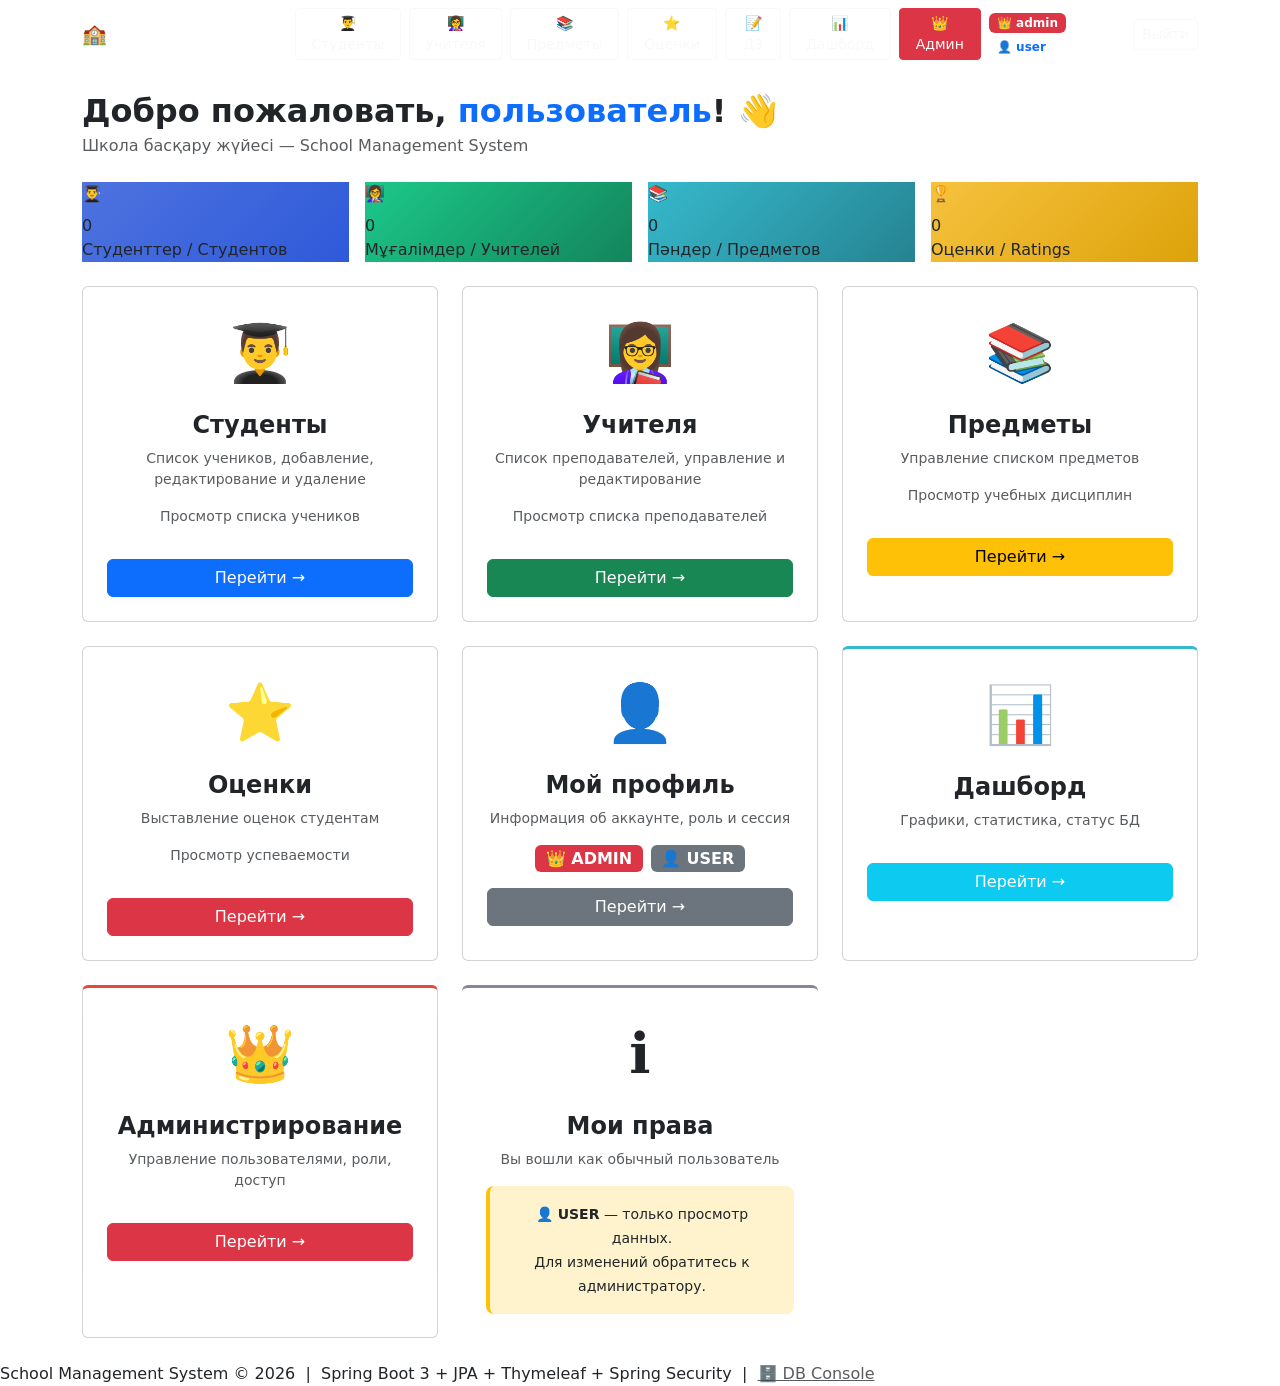
<file: src/main/resources/templates/index.html>
<!DOCTYPE html>
<html lang="ru" xmlns:th="http://www.thymeleaf.org">
<head>
    <meta charset="UTF-8">
    <meta name="viewport" content="width=device-width, initial-scale=1">
    <title>School System — Басты бет</title>
    <link href="https://cdn.jsdelivr.net/npm/bootstrap@5.3.0/dist/css/bootstrap.min.css" rel="stylesheet">
    <link rel="stylesheet" th:href="@{/css/style.css}">
</head>
<body>

<!-- NAVBAR -->
<nav class="navbar navbar-dark navbar-expand-lg">
    <div class="container">
        <a class="navbar-brand fw-bold" th:href="@{/}">🏫 School System</a>
        <div class="d-flex align-items-center gap-2">
            <a th:if="${isAdmin or isTeacher}" th:href="@{/students}" class="btn btn-outline-light btn-sm">👨‍🎓 Студенты</a>
            <a th:if="${isAdmin or isTeacher}" th:href="@{/teachers}" class="btn btn-outline-light btn-sm">👩‍🏫 Учителя</a>
            <a th:href="@{/subjects}" class="btn btn-outline-light btn-sm">📚 Предметы</a>
            <a th:href="@{/ratings}" class="btn btn-outline-light btn-sm">⭐ Оценки</a>
            <a th:href="@{/homework}" class="btn btn-outline-light btn-sm">📝 ДЗ</a>
            <a th:if="${isAdmin}" th:href="@{/dashboard}" class="btn btn-outline-light btn-sm">📊 Дашборд</a>
            <a th:if="${isAdmin}" th:href="@{/admin}" class="btn btn-danger btn-sm">👑 Админ</a>
            <a th:href="@{/profile}" class="text-white text-decoration-none">
                <span th:if="${isAdmin}" class="badge bg-danger">👑 <span th:text="${username}">admin</span></span>
                <span th:unless="${isAdmin}" class="badge bg-white text-primary">👤 <span th:text="${username}">user</span></span>
            </a>
            <form th:action="@{/logout}" method="post" class="m-0">
                <button type="submit" class="btn btn-outline-light btn-sm">Выйти</button>
            </form>
        </div>
    </div>
</nav>

<div class="container py-4">

    <div class="mb-4">
        <h2 class="fw-bold mb-1">Добро пожаловать,
            <span class="text-primary" th:text="${username}">пользователь</span>! 👋</h2>
        <p class="text-muted">Школа басқару жүйесі — School Management System</p>
    </div>

    <!-- Статистика -->
    <div class="row g-3 mb-4">
        <div class="col-md-3 col-6" th:if="${isAdmin or isTeacher}">
            <div class="stat-card" style="background: linear-gradient(135deg,#4e73df,#2e59d9)">
                <div class="stat-icon">👨‍🎓</div>
                <div class="stat-number mt-2" th:text="${studentCount}">0</div>
                <div class="stat-label">Студенттер / Студентов</div>
            </div>
        </div>
        <div class="col-md-3 col-6">
            <div class="stat-card" style="background: linear-gradient(135deg,#1cc88a,#13855c)">
                <div class="stat-icon">👩‍🏫</div>
                <div class="stat-number mt-2" th:text="${teacherCount}">0</div>
                <div class="stat-label">Мұғалімдер / Учителей</div>
            </div>
        </div>
        <div class="col-md-3 col-6">
            <div class="stat-card" style="background: linear-gradient(135deg,#36b9cc,#258391)">
                <div class="stat-icon">📚</div>
                <div class="stat-number mt-2" th:text="${subjectCount}">0</div>
                <div class="stat-label">Пәндер / Предметов</div>
            </div>
        </div>
        <div class="col-md-3 col-6">
            <div class="stat-card" style="background: linear-gradient(135deg,#f6c23e,#dda20a)">
                <div class="stat-icon">🏆</div>
                <div class="stat-number mt-2" th:text="${ratingCount}">0</div>
                <div class="stat-label">Оценки / Ratings</div>
            </div>
        </div>
    </div>

    <div class="row g-4">
        <div class="col-md-4" th:if="${isAdmin or isTeacher}">
            <div class="card card-hover h-100">
                <div class="card-body p-4 text-center">
                    <div style="font-size:3.5rem" class="mb-3">👨‍🎓</div>
                    <h4 class="fw-bold">Студенты</h4>
                    <p class="text-muted small" th:if="${isAdmin}">Список учеников, добавление, редактирование и удаление</p>
                    <p class="text-muted small" th:unless="${isAdmin}">Просмотр списка учеников</p>
                    <div class="d-flex justify-content-center gap-2 mt-3">
                        <span class="badge bg-primary fs-6" th:text="${studentCount} + ' чел.'"></span>
                    </div>
                    <a th:href="@{/students}" class="btn btn-primary w-100 mt-3">Перейти →</a>
                </div>
            </div>
        </div>

        <div class="col-md-4">
            <div class="card card-hover h-100">
                <div class="card-body p-4 text-center">
                    <div style="font-size:3.5rem" class="mb-3">👩‍🏫</div>
                    <h4 class="fw-bold">Учителя</h4>
                    <p class="text-muted small" th:if="${isAdmin}">Список преподавателей, управление и редактирование</p>
                    <p class="text-muted small" th:unless="${isAdmin}">Просмотр списка преподавателей</p>
                    <div class="d-flex justify-content-center gap-2 mt-3">
                        <span class="badge bg-success fs-6" th:text="${teacherCount} + ' чел.'"></span>
                    </div>
                    <a th:href="@{/teachers}" class="btn btn-success w-100 mt-3">Перейти →</a>
                </div>
            </div>
        </div>

        <div class="col-md-4">
            <div class="card card-hover h-100">
                <div class="card-body p-4 text-center">
                    <div style="font-size:3.5rem" class="mb-3">📚</div>
                    <h4 class="fw-bold">Предметы</h4>
                    <p class="text-muted small" th:if="${isAdmin}">Управление списком предметов</p>
                    <p class="text-muted small" th:unless="${isAdmin}">Просмотр учебных дисциплин</p>
                    <div class="d-flex justify-content-center gap-2 mt-3">
                        <span class="badge bg-warning text-dark fs-6" th:text="${subjectCount} + ' шт.'"></span>
                    </div>
                    <a th:href="@{/subjects}" class="btn btn-warning w-100 mt-3">Перейти →</a>
                </div>
            </div>
        </div>

        <div class="col-md-4">
            <div class="card card-hover h-100">
                <div class="card-body p-4 text-center">
                    <div style="font-size:3.5rem" class="mb-3">⭐</div>
                    <h4 class="fw-bold">Оценки</h4>
                    <p class="text-muted small" th:if="${isAdmin}">Выставление оценок студентам</p>
                    <p class="text-muted small" th:unless="${isAdmin}">Просмотр успеваемости</p>
                    <div class="d-flex justify-content-center gap-2 mt-3">
                        <span class="badge bg-danger fs-6" th:text="${ratingCount} + ' записей'"></span>
                    </div>
                    <a th:href="@{/ratings}" class="btn btn-danger w-100 mt-3">Перейти →</a>
                </div>
            </div>
        </div>

        <div class="col-md-4">
            <div class="card card-hover h-100">
                <div class="card-body p-4 text-center">
                    <div style="font-size:3.5rem" class="mb-3">👤</div>
                    <h4 class="fw-bold">Мой профиль</h4>
                    <p class="text-muted small">Информация об аккаунте, роль и сессия</p>
                    <div class="d-flex justify-content-center gap-2 mt-3">
                        <span th:if="${isAdmin}" class="badge bg-danger fs-6">👑 ADMIN</span>
                        <span th:unless="${isAdmin}" class="badge bg-secondary fs-6">👤 USER</span>
                    </div>
                    <a th:href="@{/profile}" class="btn btn-secondary w-100 mt-3">Перейти →</a>
                </div>
            </div>
        </div>

        <div class="col-md-4" th:if="${isAdmin}">
            <div class="card card-hover h-100" style="border-top:3px solid #36b9cc">
                <div class="card-body p-4 text-center">
                    <div style="font-size:3.5rem" class="mb-3">📊</div>
                    <h4 class="fw-bold">Дашборд</h4>
                    <p class="text-muted small">Графики, статистика, статус БД</p>
                    <a th:href="@{/dashboard}" class="btn btn-info text-white w-100 mt-3">Перейти →</a>
                </div>
            </div>
        </div>

        <div class="col-md-4" th:if="${isAdmin}">
            <div class="card card-hover h-100" style="border-top:3px solid #e74a3b">
                <div class="card-body p-4 text-center">
                    <div style="font-size:3.5rem" class="mb-3">👑</div>
                    <h4 class="fw-bold">Администрирование</h4>
                    <p class="text-muted small">Управление пользователями, роли, доступ</p>
                    <a th:href="@{/admin}" class="btn btn-danger w-100 mt-3">Перейти →</a>
                </div>
            </div>
        </div>

        <div class="col-md-4" th:unless="${isAdmin}">
            <div class="card h-100 border-0" style="border-top:3px solid #858796!important;border:1px solid #e3e6f0">
                <div class="card-body p-4 text-center">
                    <div style="font-size:3.5rem" class="mb-3">ℹ️</div>
                    <h4 class="fw-bold">Мои права</h4>
                    <p class="text-muted small">Вы вошли как обычный пользователь</p>
                    <div class="p-3 rounded-3 mt-3" style="background:#fff3cd; border-left:4px solid #ffc107">
                        <small><strong>👤 USER</strong> — только просмотр данных.<br>
                        Для изменений обратитесь к администратору.</small>
                    </div>
                </div>
            </div>
        </div>
    </div>

</div>

<footer class="site-footer">
    School Management System &copy; 2026 &nbsp;|&nbsp;
    Spring Boot 3 + JPA + Thymeleaf + Spring Security &nbsp;|&nbsp;
    <a th:href="@{/h2-console}" target="_blank" class="text-muted">🗄 DB Console</a>
</footer>

<script src="https://cdn.jsdelivr.net/npm/bootstrap@5.3.0/dist/js/bootstrap.bundle.min.js"></script>
</body>
</html>
</file>
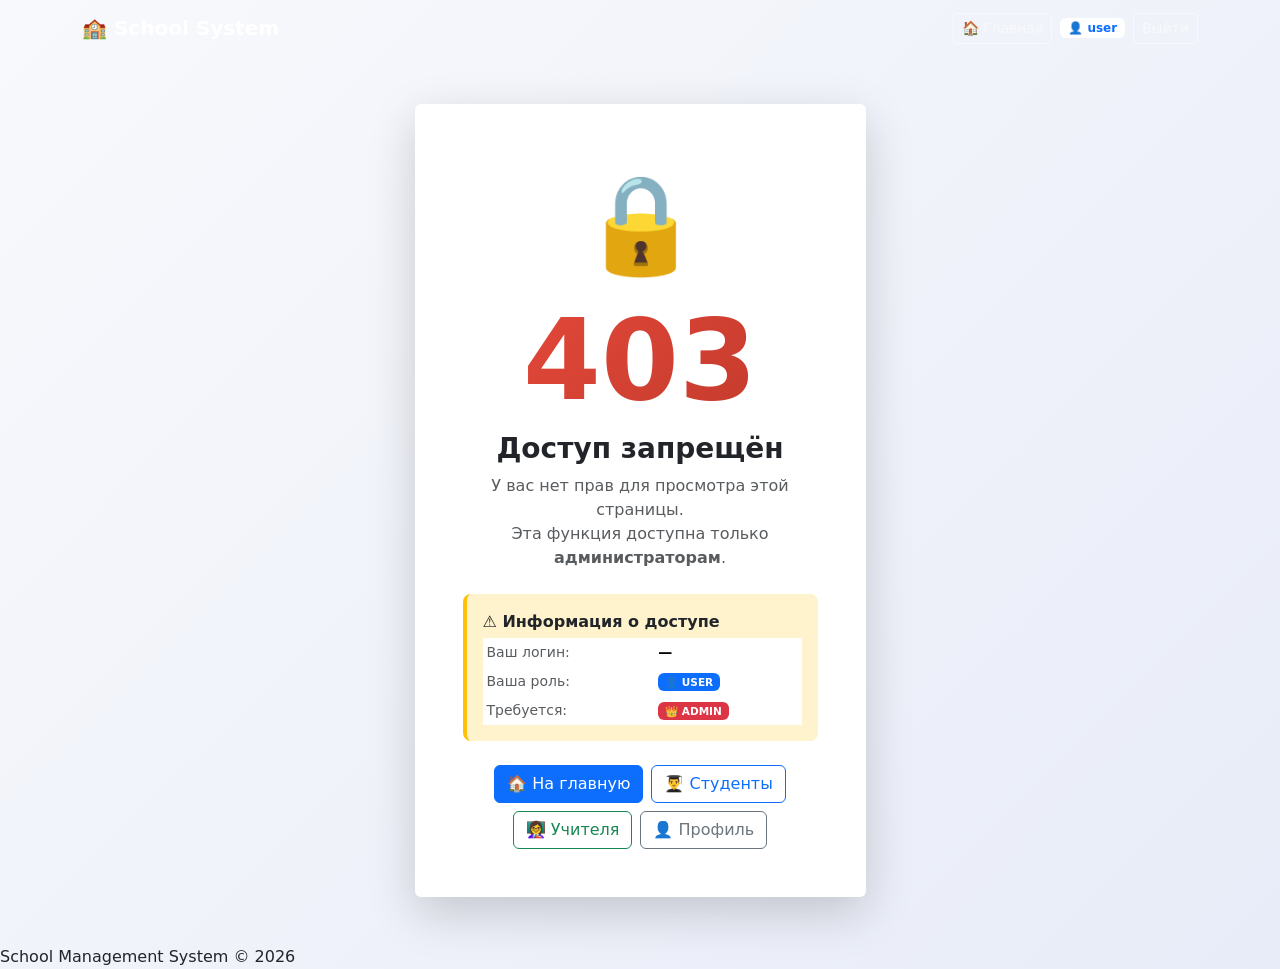
<file: src/main/resources/templates/access-denied.html>
<!DOCTYPE html>
<html xmlns:th="http://www.thymeleaf.org">
<head>
    <meta charset="UTF-8">
    <meta name="viewport" content="width=device-width, initial-scale=1">
    <title>403 — Доступ запрещён</title>
    <link href="https://cdn.jsdelivr.net/npm/bootstrap@5.3.0/dist/css/bootstrap.min.css" rel="stylesheet">
    <link rel="stylesheet" th:href="@{/css/style.css}">
    <style>
        body { background: linear-gradient(135deg, #f8f9fc 0%, #e8ecf8 100%); }
        .error-icon { font-size: 6rem; animation: shake 0.8s ease-in-out 1s both; }
        @keyframes shake {
            0%,100%{transform:rotate(0)} 20%{transform:rotate(-15deg)} 40%{transform:rotate(15deg)}
            60%{transform:rotate(-10deg)} 80%{transform:rotate(10deg)}
        }
        .error-code { font-size: 7rem; font-weight: 900; background: linear-gradient(135deg,#e74a3b,#c0392b);
            -webkit-background-clip: text; -webkit-text-fill-color: transparent; line-height:1; }
    </style>
</head>
<body>
<nav class="navbar navbar-dark">
    <div class="container">
        <a class="navbar-brand fw-bold" th:href="@{/}">🏫 School System</a>
        <div class="d-flex align-items-center gap-2">
            <a th:href="@{/}" class="btn btn-outline-light btn-sm">🏠 Главная</a>
            <span class="badge bg-white text-primary">👤 <span th:text="${username}">user</span></span>
            <form th:action="@{/logout}" method="post" class="m-0">
                <button class="btn btn-outline-light btn-sm">Выйти</button>
            </form>
        </div>
    </div>
</nav>

<div class="container py-5">
    <div class="row justify-content-center">
        <div class="col-md-7 col-lg-5">
            <div class="card border-0 shadow-lg text-center p-5">
                <div class="error-icon">🔒</div>
                <div class="error-code mt-2">403</div>
                <h3 class="fw-bold mt-3 mb-2">Доступ запрещён</h3>
                <p class="text-muted mb-4">
                    У вас нет прав для просмотра этой страницы.<br>
                    Эта функция доступна только <strong>администраторам</strong>.
                </p>

                <div class="p-3 rounded-3 mb-4 text-start"
                     style="background:#fff3cd; border-left:4px solid #ffc107">
                    <div class="fw-semibold mb-1">⚠️ Информация о доступе</div>
                    <table class="table table-sm table-borderless mb-0 small">
                        <tr>
                            <td class="text-muted">Ваш логин:</td>
                            <td><strong th:text="${username}">—</strong></td>
                        </tr>
                        <tr>
                            <td class="text-muted">Ваша роль:</td>
                            <td><span class="badge bg-primary">👤 USER</span></td>
                        </tr>
                        <tr>
                            <td class="text-muted">Требуется:</td>
                            <td><span class="badge bg-danger">👑 ADMIN</span></td>
                        </tr>
                    </table>
                </div>

                <div class="d-flex gap-2 justify-content-center flex-wrap">
                    <a th:href="@{/}" class="btn btn-primary">🏠 На главную</a>
                    <a th:href="@{/students}" class="btn btn-outline-primary">👨‍🎓 Студенты</a>
                    <a th:href="@{/teachers}" class="btn btn-outline-success">👩‍🏫 Учителя</a>
                    <a th:href="@{/profile}" class="btn btn-outline-secondary">👤 Профиль</a>
                </div>
            </div>
        </div>
    </div>
</div>

<footer class="site-footer">School Management System &copy; 2026</footer>
<script src="https://cdn.jsdelivr.net/npm/bootstrap@5.3.0/dist/js/bootstrap.bundle.min.js"></script>
</body>
</html>
</file>
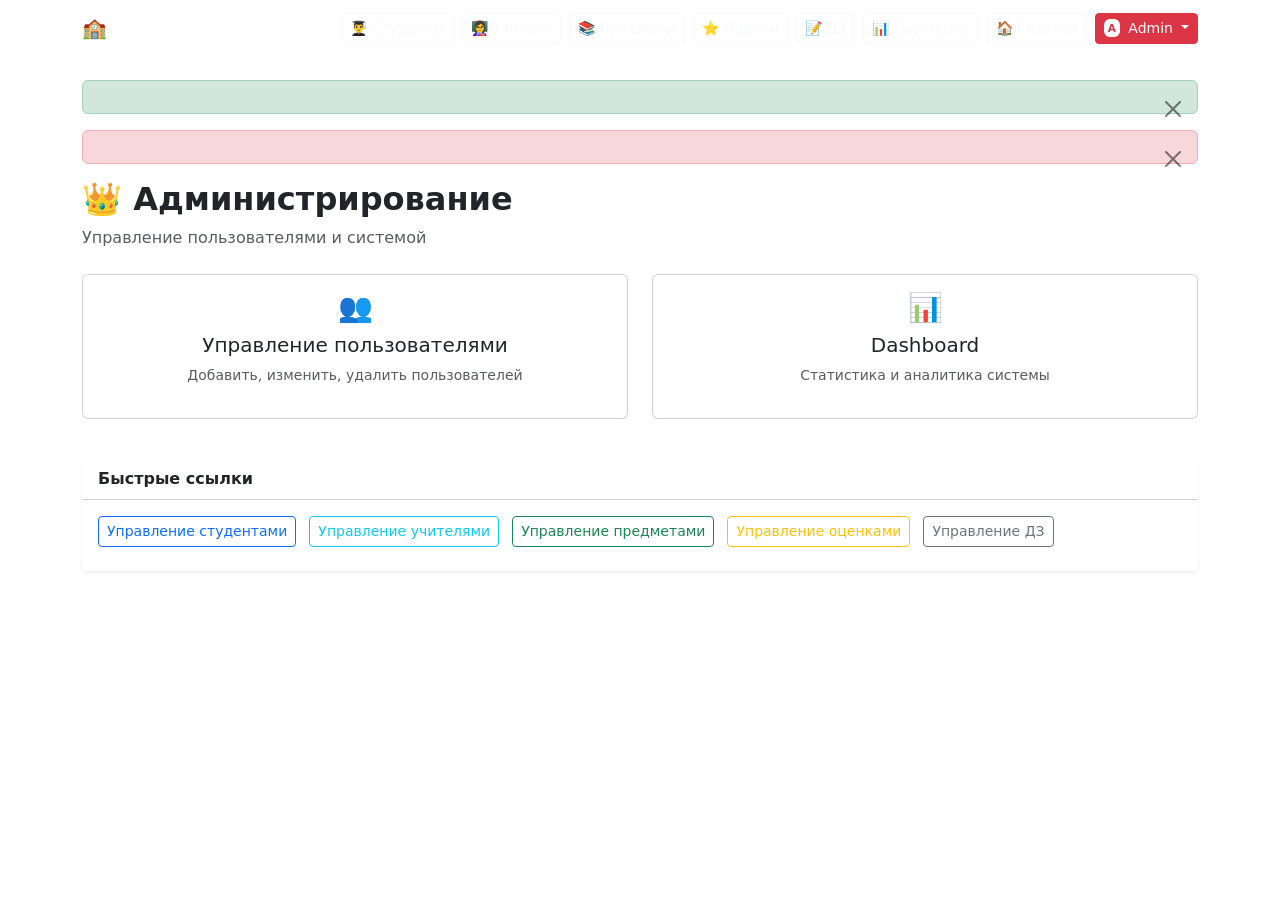
<file: src/main/resources/templates/admin.html>
<!DOCTYPE html>
<html lang="ru" xmlns:th="http://www.thymeleaf.org">
<head>
    <meta charset="UTF-8">
    <meta name="viewport" content="width=device-width, initial-scale=1">
    <title>Администрирование — School System</title>
    <link href="https://cdn.jsdelivr.net/npm/bootstrap@5.3.0/dist/css/bootstrap.min.css" rel="stylesheet">
    <link rel="stylesheet" th:href="@{/css/style.css}">
</head>
<body>

<nav class="navbar navbar-dark">
    <div class="container">
        <a class="navbar-brand fw-bold" th:href="@{/}">🏫 School System</a>
        <div class="d-flex align-items-center gap-2">
            <a th:href="@{/students}" class="btn btn-outline-light btn-sm">👨‍🎓 Студенты</a>
            <a th:href="@{/teachers}" class="btn btn-outline-light btn-sm">👩‍🏫 Учителя</a>
            <a th:href="@{/subjects}" class="btn btn-outline-light btn-sm">📚 Предметы</a>
            <a th:href="@{/ratings}" class="btn btn-outline-light btn-sm">⭐ Оценки</a>
            <a th:href="@{/homework}" class="btn btn-outline-light btn-sm">📝 ДЗ</a>
            <a th:href="@{/dashboard}" class="btn btn-outline-light btn-sm">📊 Dashboard</a>
            <a th:href="@{/}" class="btn btn-outline-light btn-sm">🏠 Главная</a>
            <div class="dropdown">
                <a href="#" class="btn btn-danger btn-sm dropdown-toggle" data-bs-toggle="dropdown">
                    <span class="badge bg-white text-danger p-1 me-1">A</span>
                    <span th:text="${username}">Admin</span>
                </a>
                <ul class="dropdown-menu dropdown-menu-end">
                    <li><a class="dropdown-item" th:href="@{/profile}">Профиль</a></li>
                    <li><hr class="dropdown-divider"></li>
                    <li>
                        <form th:action="@{/logout}" method="post" class="dropdown-item p-0">
                            <button class="btn btn-link dropdown-item text-danger">Выйти</button>
                        </form>
                    </li>
                </ul>
            </div>
        </div>
    </div>
</nav>

<div class="container py-4">

    <div th:if="${successMessage}" class="alert alert-success alert-dismissible fade show">
        <span th:text="${successMessage}"></span>
        <button type="button" class="btn-close" data-bs-dismiss="alert"></button>
    </div>
    <div th:if="${errorMessage}" class="alert alert-danger alert-dismissible fade show">
        <span th:text="${errorMessage}"></span>
        <button type="button" class="btn-close" data-bs-dismiss="alert"></button>
    </div>

    <div class="mb-4">
        <h2 class="fw-bold">👑 Администрирование</h2>
        <p class="text-muted">Управление пользователями и системой</p>
    </div>

    <div class="row">
        <div class="col-md-6 mb-3">
            <a th:href="@{/admin/users}" class="card text-decoration-none text-dark h-100">
                <div class="card-body text-center">
                    <h3>👥</h3>
                    <h5 class="card-title">Управление пользователями</h5>
                    <p class="text-muted small">Добавить, изменить, удалить пользователей</p>
                </div>
            </a>
        </div>
        <div class="col-md-6 mb-3">
            <a th:href="@{/dashboard}" class="card text-decoration-none text-dark h-100">
                <div class="card-body text-center">
                    <h3>📊</h3>
                    <h5 class="card-title">Dashboard</h5>
                    <p class="text-muted small">Статистика и аналитика системы</p>
                </div>
            </a>
        </div>
    </div>

    <div class="card border-0 shadow-sm mt-4">
        <div class="card-header bg-white fw-bold">Быстрые ссылки</div>
        <div class="card-body">
            <a th:href="@{/students}" class="btn btn-outline-primary btn-sm me-2 mb-2">Управление студентами</a>
            <a th:href="@{/teachers}" class="btn btn-outline-info btn-sm me-2 mb-2">Управление учителями</a>
            <a th:href="@{/subjects}" class="btn btn-outline-success btn-sm me-2 mb-2">Управление предметами</a>
            <a th:href="@{/ratings}" class="btn btn-outline-warning btn-sm me-2 mb-2">Управление оценками</a>
            <a th:href="@{/homework}" class="btn btn-outline-secondary btn-sm mb-2">Управление ДЗ</a>
        </div>
    </div>
</div>

<script src="https://cdn.jsdelivr.net/npm/bootstrap@5.3.0/dist/js/bootstrap.bundle.min.js"></script>
</body>
</html>
</file>
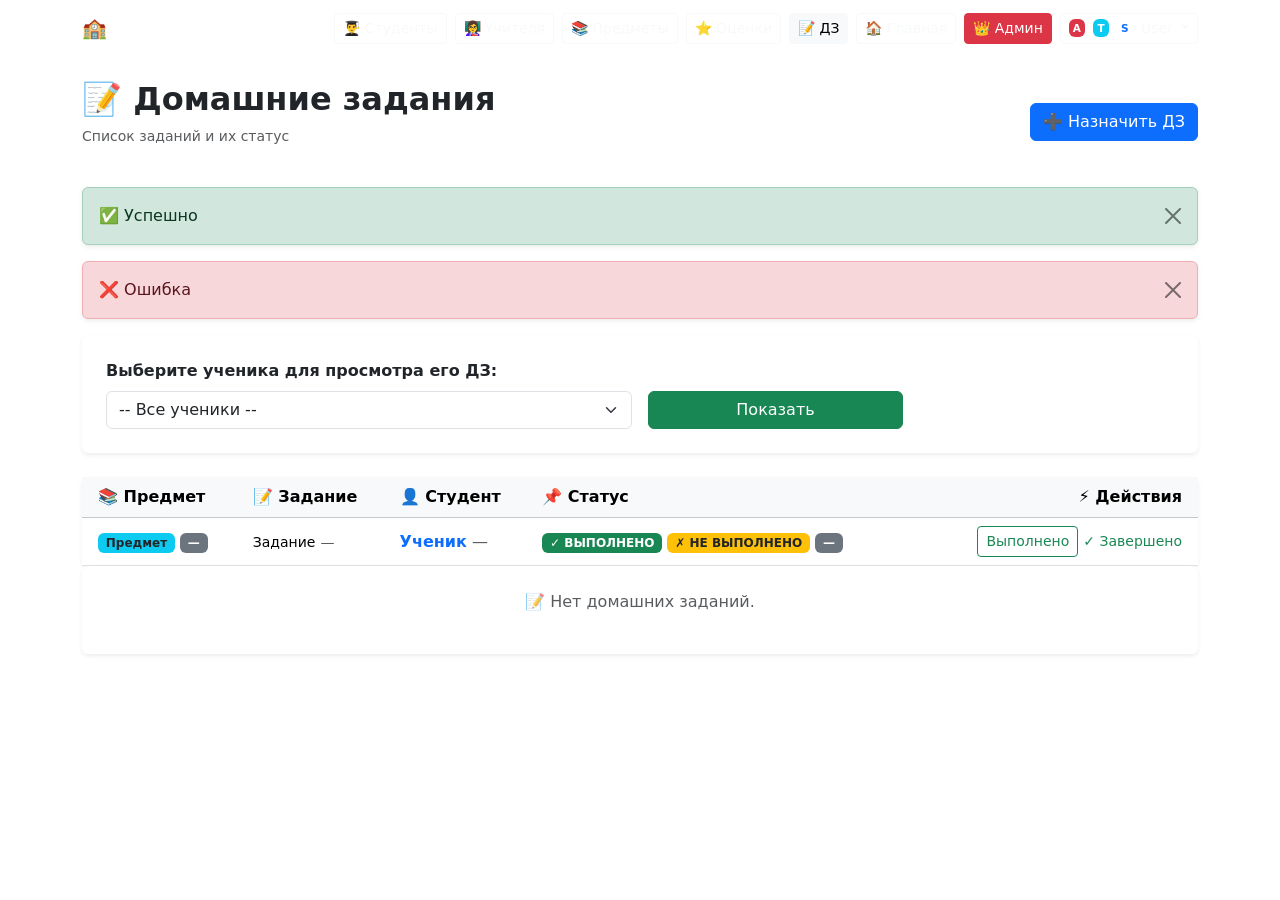
<file: src/main/resources/templates/homework.html>
<!DOCTYPE html>
<html lang="ru" xmlns:th="http://www.thymeleaf.org">
<head>
    <meta charset="UTF-8">
    <meta name="viewport" content="width=device-width, initial-scale=1">
    <title>Домашние задания — School System</title>
    <link href="https://cdn.jsdelivr.net/npm/bootstrap@5.3.0/dist/css/bootstrap.min.css" rel="stylesheet">
    <link rel="stylesheet" th:href="@{/css/style.css}">
</head>
<body>
<nav class="navbar navbar-dark">
    <div class="container">
        <a class="navbar-brand fw-bold" th:href="@{/}">🏫 School System</a>
        <div class="d-flex align-items-center gap-2">
            <a th:href="@{/students}" th:if="${isAdmin or isTeacher}" class="btn btn-outline-light btn-sm">👨‍🎓 Студенты</a>
            <a th:href="@{/teachers}" th:if="${isAdmin or isTeacher}" class="btn btn-outline-light btn-sm">👩‍🏫 Учителя</a>
            <a th:href="@{/subjects}" class="btn btn-outline-light btn-sm">📚 Предметы</a>
            <a th:href="@{/ratings}" class="btn btn-outline-light btn-sm">⭐ Оценки</a>
            <a th:href="@{/homework}" class="btn btn-light btn-sm">📝 ДЗ</a>
            <a th:href="@{/}" class="btn btn-outline-light btn-sm">🏠 Главная</a>
            <a th:if="${isAdmin}" th:href="@{/admin}" class="btn btn-danger btn-sm">👑 Админ</a>
            <div class="dropdown">
                <a href="#" class="btn btn-outline-light btn-sm dropdown-toggle" data-bs-toggle="dropdown">
                    <span th:if="${isAdmin}" class="badge bg-danger p-1 me-1">A</span>
                    <span th:if="${isTeacher}" class="badge bg-info p-1 me-1">T</span>
                    <span th:unless="${isAdmin or isTeacher}" class="badge bg-white text-primary p-1 me-1">S</span>
                    <span th:text="${username}">User</span>
                </a>
                <ul class="dropdown-menu dropdown-menu-end">
                    <li><a class="dropdown-item" th:href="@{/profile}">Профиль</a></li>
                    <li><hr class="dropdown-divider"></li>
                    <li>
                        <form th:action="@{/logout}" method="post" class="dropdown-item p-0">
                            <button class="btn btn-link dropdown-item text-danger">Выйти</button>
                        </form>
                    </li>
                </ul>
            </div>
        </div>
    </div>
</nav>

<div class="container py-4">
    <div class="d-flex justify-content-between align-items-center mb-4">
        <div>
            <h2 class="fw-bold">📝 Домашние задания</h2>
            <p class="text-muted small">Список заданий и их статус</p>
        </div>
        <!-- Button trigger modal for adding homework -->
        <button th:if="${isAdmin or isTeacher}" type="button" class="btn btn-primary" data-bs-toggle="modal" data-bs-target="#addHomeworkModal">
            ➕ Назначить ДЗ
        </button>
    </div>

    <!-- Flash Messages -->
    <div th:if="${success}" class="alert alert-success alert-dismissible shadow-sm fade show" role="alert">
        ✅ <span th:text="${success}">Успешно</span>
        <button type="button" class="btn-close" data-bs-dismiss="alert"></button>
    </div>
    <div th:if="${error}" class="alert alert-danger alert-dismissible shadow-sm fade show" role="alert">
        ❌ <span th:text="${error}">Ошибка</span>
        <button type="button" class="btn-close" data-bs-dismiss="alert"></button>
    </div>

    <!-- Фильтр для админ/учителей -->
    <div class="card shadow-sm border-0 mb-4 p-4" th:if="${isAdmin or isTeacher}">
        <form action="/homework" method="get">
            <div class="row align-items-end g-3">
                <div class="col-md-6">
                    <label class="form-label fw-bold">Выберите ученика для просмотра его ДЗ:</label>
                    <select name="studentId" class="form-select">
                        <option value="">-- Все ученики --</option>
                        <option th:each="student : ${students}"
                                th:value="${student.id}"
                                th:text="${student != null ? (student.name + ' (' + student.grade + ' класс)') : 'N/A'}"
                                th:selected="${studentId != null and studentId == student.id}">
                        </option>
                    </select>
                </div>
                <div class="col-md-3">
                    <button type="submit" class="btn btn-success w-100">Показать</button>
                </div>
            </div>
        </form>
    </div>

    <!-- Таблица ДЗ -->
    <div class="card border-0 shadow-sm" th:if="${not #lists.isEmpty(homeworks)}">
        <div class="table-responsive">
            <table class="table table-hover align-middle mb-0">
                <thead class="table-light">
                    <tr>
                        <th class="ps-3">📚 Предмет</th>
                        <th>📝 Задание</th>
                        <th th:if="${isAdmin or isTeacher}">👤 Студент</th>
                        <th>📌 Статус</th>
                        <th class="text-end pe-3">⚡ Действия</th>
                    </tr>
                </thead>
                <tbody>
                    <tr th:each="hw : ${homeworks}">
                        <td class="ps-3">
                            <span th:if="${hw != null && hw.subject != null}" class="badge bg-info text-dark" th:text="${hw.subject.name}">Предмет</span>
                            <span th:unless="${hw != null && hw.subject != null}" class="badge bg-secondary">—</span>
                        </td>
                        <td>
                            <small th:if="${hw != null && hw.description != null}" th:text="${hw.description}">Задание</small>
                            <small th:unless="${hw != null && hw.description != null}" class="text-muted">—</small>
                        </td>
                        <td th:if="${isAdmin or isTeacher}">
                            <span th:if="${hw != null && hw.student != null}" class="fw-bold text-primary" th:text="${hw.student.name}">Ученик</span>
                            <span th:unless="${hw != null && hw.student != null}" class="text-muted">—</span>
                        </td>
                        <td>
                            <span th:if="${hw != null && hw.status == 'ВЫПОЛНЕНО'}" class="badge bg-success">✓ ВЫПОЛНЕНО</span>
                            <span th:if="${hw != null && hw.status == 'НЕ ВЫПОЛНЕНО'}" class="badge bg-warning text-dark">✗ НЕ ВЫПОЛНЕНО</span>
                            <span th:unless="${hw != null && hw.status != null}" class="badge bg-secondary">—</span>
                        </td>
                        <td class="text-end pe-3">
                            <form th:if="${hw != null && hw.status == 'НЕ ВЫПОЛНЕНО'}" th:action="@{/homework/{id}/complete(id=${hw.id})}" method="post" class="d-inline">
                                <button type="submit" class="btn btn-sm btn-outline-success">Выполнено</button>
                            </form>
                            <span th:if="${hw != null && hw.status == 'ВЫПОЛНЕНО'}" class="text-success small">✓ Завершено</span>
                        </td>
                    </tr>
                </tbody>
            </table>
        </div>
    </div>

    <!-- Пустой список -->
    <div class="card border-0 shadow-sm" th:if="${#lists.isEmpty(homeworks)}">
        <div class="card-body text-center py-4 text-muted">
            <p>📝 Нет домашних заданий.</p>
        </div>
    </div>
</div>


<!-- Modal for Adding Homework -->
<div class="modal fade" id="addHomeworkModal" tabindex="-1" th:if="${isAdmin or isTeacher}">
    <div class="modal-dialog">
        <form class="modal-content" th:action="@{/homework/add}" method="post">
            <div class="modal-header">
                <h5 class="modal-title">➕ Назначить домашнее задание</h5>
                <button type="button" class="btn-close" data-bs-dismiss="modal"></button>
            </div>
            <div class="modal-body">
                <div class="mb-3">
                    <label class="form-label fw-bold">Ученик</label>
                    <select name="studentId" class="form-select" required>
                        <option value="">-- Выберите ученика --</option>
                        <option th:each="student : ${students}"
                                th:value="${student.id}"
                                th:text="${student != null ? student.name : 'N/A'}"></option>
                    </select>
                </div>
                <div class="mb-3">
                    <label class="form-label fw-bold">Предмет</label>
                    <select name="subjectId" class="form-select" required>
                        <option value="">-- Выберите предмет --</option>
                        <option th:each="subj : ${subjects}"
                                th:value="${subj.id}"
                                th:text="${subj != null ? subj.name : 'N/A'}"></option>
                    </select>
                </div>
                <div class="mb-3">
                    <label class="form-label fw-bold">Задание</label>
                    <textarea name="description" class="form-control" rows="3" required placeholder="Опишите, что нужно сделать..."></textarea>
                </div>
            </div>
            <div class="modal-footer">
                <button type="button" class="btn btn-secondary" data-bs-dismiss="modal">Отмена</button>
                <button type="submit" class="btn btn-primary">Отправить ученику</button>
            </div>
        </form>
    </div>
</div>

<script src="https://cdn.jsdelivr.net/npm/bootstrap@5.3.0/dist/js/bootstrap.bundle.min.js"></script>
</body>
</html>
</file>
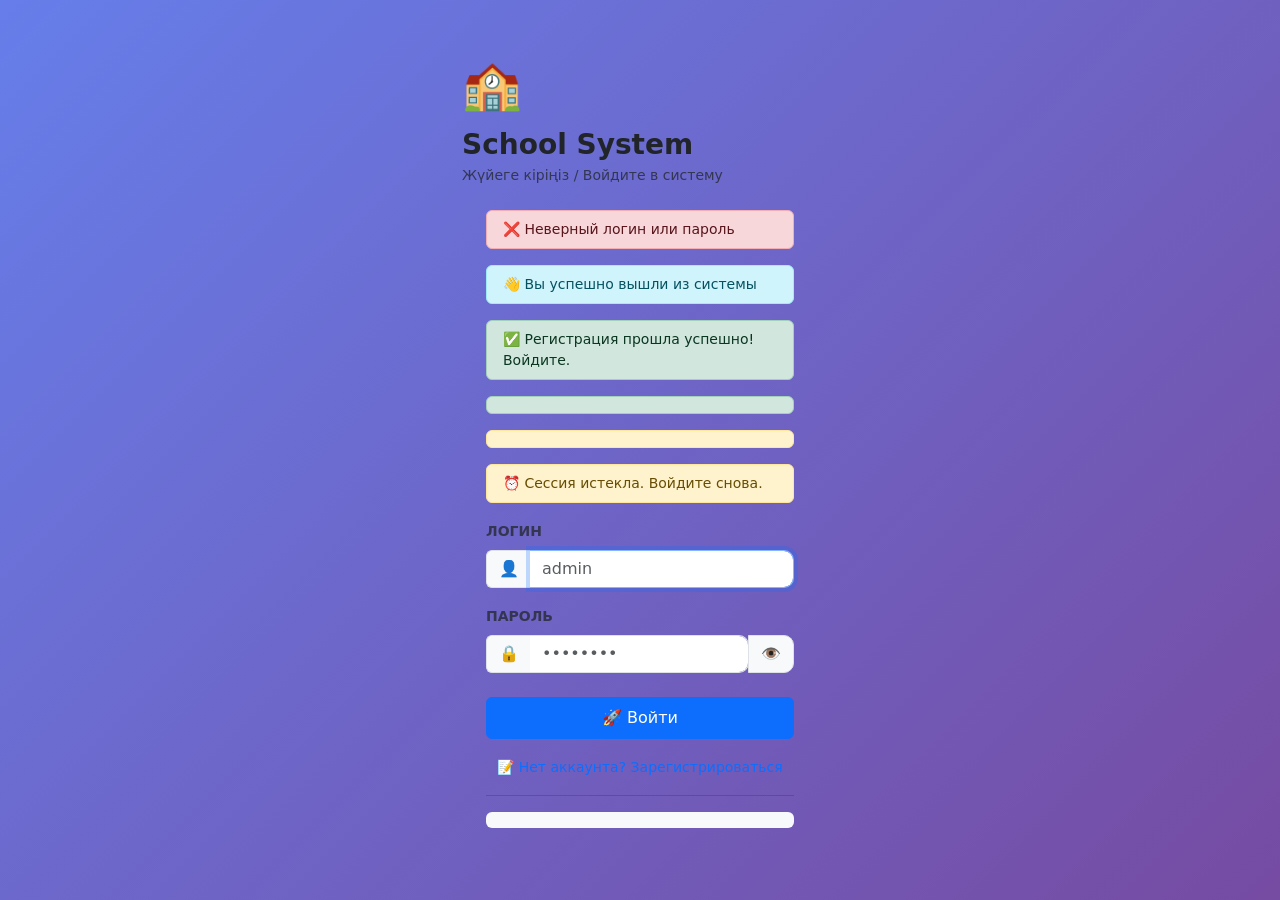
<file: src/main/resources/templates/login.html>
<!DOCTYPE html>
<html lang="ru" xmlns:th="http://www.thymeleaf.org">
<head>
    <meta charset="UTF-8">
    <meta name="viewport" content="width=device-width, initial-scale=1">
    <title>Вход — School System</title>
    <link href="https://cdn.jsdelivr.net/npm/bootstrap@5.3.0/dist/css/bootstrap.min.css" rel="stylesheet">
    <link rel="stylesheet" th:href="@{/css/style.css}">
    <style>
        body { background: linear-gradient(135deg, #667eea 0%, #764ba2 100%); }
    </style>
</head>
<body class="d-flex align-items-center justify-content-center min-vh-100">
<div class="container">
    <div class="row justify-content-center">
        <div class="col-md-5 col-lg-4">
            <div class="auth-card">
                <div class="auth-header">
                    <div style="font-size:3rem">🏫</div>
                    <h3 class="fw-bold mt-2 mb-1">School System</h3>
                    <p class="mb-0 opacity-75 small">Жүйеге кіріңіз / Войдите в систему</p>
                </div>
                <div class="p-4">
                    <div th:if="${param.error}" class="alert alert-danger py-2 small">
                        ❌ Неверный логин или пароль
                    </div>
                    <div th:if="${param.logout}" class="alert alert-info py-2 small">
                        👋 Вы успешно вышли из системы
                    </div>
                    <div th:if="${param.registered}" class="alert alert-success py-2 small">
                        ✅ Регистрация прошла успешно! Войдите.
                    </div>
                    <div th:if="${registeredMessage}" class="alert alert-success py-2 small" th:text="${registeredMessage}">
                    </div>
                    <div th:if="${registrationWarning}" class="alert alert-warning py-2 small" th:text="${registrationWarning}">
                    </div>
                    <div th:if="${param.expired}" class="alert alert-warning py-2 small">
                        ⏰ Сессия истекла. Войдите снова.
                    </div>

                    <form th:action="@{/login}" method="post">
                        <div class="mb-3">
                            <label class="form-label fw-semibold small text-muted">ЛОГИН</label>
                            <div class="input-group">
                                <span class="input-group-text bg-light border-end-0">👤</span>
                                <input type="text" name="username" class="form-control border-start-0"
                                       placeholder="admin" required autofocus
                                       style="border-radius:0 10px 10px 0">
                            </div>
                        </div>
                        <div class="mb-4">
                            <label class="form-label fw-semibold small text-muted">ПАРОЛЬ</label>
                            <div class="input-group">
                                <span class="input-group-text bg-light border-end-0">🔒</span>
                                <input type="password" name="password" id="passInput"
                                       class="form-control border-start-0"
                                       placeholder="••••••••" required
                                       style="border-radius:0 10px 10px 0">
                                <button type="button" class="btn btn-light border"
                                        onclick="togglePass()" style="border-radius:0 10px 10px 0">👁</button>
                            </div>
                        </div>
                        <button type="submit" class="btn btn-primary w-100 py-2 mb-3">
                            🚀 Войти
                        </button>
                    </form>

                    <div class="text-center">
                        <a th:href="@{/register}" class="text-decoration-none text-primary small">
                            📝 Нет аккаунта? Зарегистрироваться
                        </a>
                    </div>
                    <hr class="my-3">
                    <div class="bg-light rounded p-2 text-center small text-muted">

                    </div>
                </div>
            </div>
        </div>
    </div>
</div>
<script>
function togglePass() {
    const p = document.getElementById('passInput');
    p.type = p.type === 'password' ? 'text' : 'password';
}
</script>
</body>
</html>
</file>
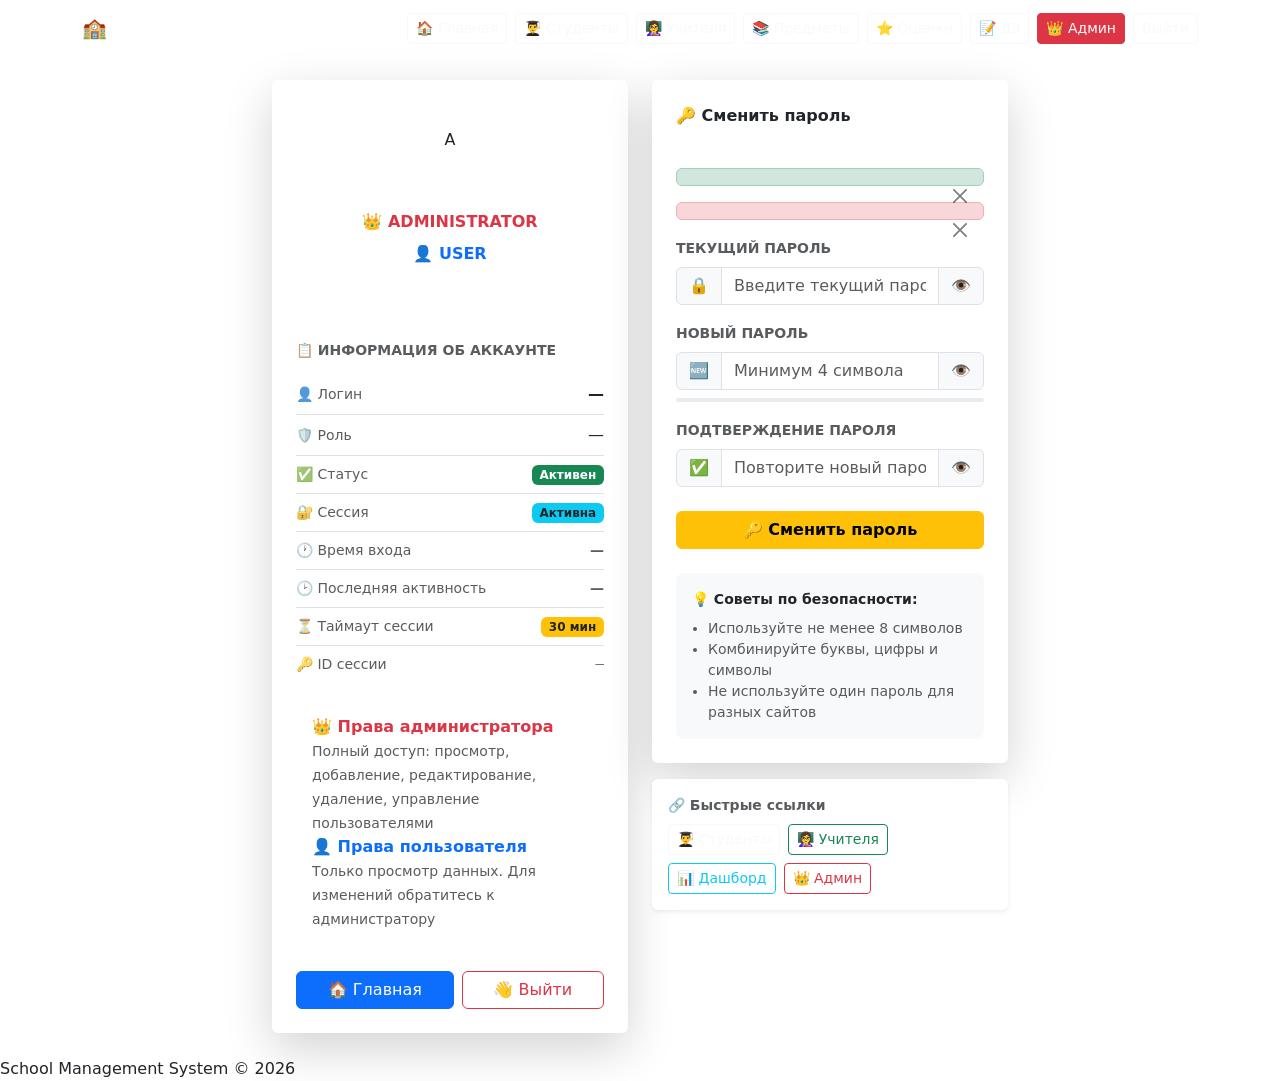
<file: src/main/resources/templates/profile.html>
<!DOCTYPE html>
<html lang="ru" xmlns:th="http://www.thymeleaf.org">
<head>
    <meta charset="UTF-8">
    <meta name="viewport" content="width=device-width, initial-scale=1">
    <title>Профиль — School System</title>
    <link href="https://cdn.jsdelivr.net/npm/bootstrap@5.3.0/dist/css/bootstrap.min.css" rel="stylesheet">
    <link rel="stylesheet" th:href="@{/css/style.css}">
</head>
<body>

<nav class="navbar navbar-dark">
    <div class="container">
        <a class="navbar-brand fw-bold" th:href="@{/}">🏫 School System</a>
        <div class="d-flex align-items-center gap-2">
            <a th:href="@{/}" class="btn btn-outline-light btn-sm">🏠 Главная</a>
            <a th:href="@{/students}" th:if="${isAdmin or isTeacher}" class="btn btn-outline-light btn-sm">👨‍🎓 Студенты</a>
            <a th:href="@{/teachers}" th:if="${isAdmin or isTeacher}" class="btn btn-outline-light btn-sm">👩‍🏫 Учителя</a>
            <a th:href="@{/subjects}" class="btn btn-outline-light btn-sm">📚 Предметы</a>
            <a th:href="@{/ratings}" class="btn btn-outline-light btn-sm">⭐ Оценки</a>
            <a th:href="@{/homework}" class="btn btn-outline-light btn-sm">📝 ДЗ</a>
            <a th:if="${isAdmin}" th:href="@{/admin}" class="btn btn-danger btn-sm">👑 Админ</a>
            <form th:action="@{/logout}" method="post" class="m-0">
                <button type="submit" class="btn btn-outline-light btn-sm">Выйти</button>
            </form>
        </div>
    </div>
</nav>

<div class="container py-4">
    <div class="row justify-content-center g-4">

        <div class="col-md-5 col-lg-4">
            <div class="card border-0 shadow-lg">
                <div class="text-center py-5 px-4"
                     th:style="${isAdmin} ? 'background:linear-gradient(135deg,#e74a3b,#c0392b);border-radius:14px 14px 0 0' : 'background:linear-gradient(135deg,#4e73df,#2e59d9);border-radius:14px 14px 0 0'">
                    <div class="profile-avatar" style="background:rgba(255,255,255,0.2);margin:0 auto 16px;">
                        <span th:text="${#strings.substring(username,0,1).toUpperCase()}">A</span>
                    </div>
                    <h3 class="text-white fw-bold mb-1" th:text="${username}">username</h3>
                    <span th:if="${isAdmin}" class="badge bg-white text-danger fs-6 px-3 py-2">👑 ADMINISTRATOR</span>
                    <span th:unless="${isAdmin}" class="badge bg-white text-primary fs-6 px-3 py-2">👤 USER</span>
                </div>

                <div class="card-body p-4">
                    <h6 class="text-muted fw-semibold mb-3 small">📋 ИНФОРМАЦИЯ ОБ АККАУНТЕ</h6>

                    <div class="d-flex justify-content-between align-items-center py-2 border-bottom">
                        <span class="text-muted small">👤 Логин</span>
                        <strong th:text="${username}">—</strong>
                    </div>
                    <div class="d-flex justify-content-between align-items-center py-2 border-bottom">
                        <span class="text-muted small">🛡 Роль</span>
                        <span th:each="role : ${roles}"
                              th:class="${role.authority == 'ROLE_ADMIN'} ? 'badge bg-danger me-1' : 'badge bg-primary me-1'"
                              th:text="${role.authority}">—</span>
                    </div>
                    <div class="d-flex justify-content-between align-items-center py-2 border-bottom">
                        <span class="text-muted small">✅ Статус</span>
                        <span class="badge bg-success">Активен</span>
                    </div>
                    <div class="d-flex justify-content-between align-items-center py-2 border-bottom">
                        <span class="text-muted small">🔐 Сессия</span>
                        <span class="badge bg-info text-dark">Активна</span>
                    </div>
                    <div class="d-flex justify-content-between align-items-center py-2 border-bottom">
                        <span class="text-muted small">🕐 Время входа</span>
                        <small class="text-muted fw-semibold" th:text="${loginTime}">—</small>
                    </div>
                    <div class="d-flex justify-content-between align-items-center py-2 border-bottom">
                        <span class="text-muted small">🕑 Последняя активность</span>
                        <small class="text-muted fw-semibold" th:text="${lastAccessTime}">—</small>
                    </div>
                    <div class="d-flex justify-content-between align-items-center py-2 border-bottom">
                        <span class="text-muted small">⏳ Таймаут сессии</span>
                        <span class="badge bg-warning text-dark" th:text="${sessionExpireIn}">30 мин</span>
                    </div>
                    <div class="d-flex justify-content-between align-items-center py-2">
                        <span class="text-muted small">🔑 ID сессии</span>
                        <code class="small text-secondary" th:text="${sessionId}">—</code>
                    </div>

                    <div class="mt-3 p-3 rounded-3"
                         th:style="${isAdmin} ? 'background:#fde8e8;border-left:4px solid #e74a3b' : 'background:#e8f0fe;border-left:4px solid #4e73df'">
                        <div th:if="${isAdmin}">
                            <strong class="text-danger">👑 Права администратора</strong><br>
                            <small class="text-muted">Полный доступ: просмотр, добавление, редактирование, удаление, управление пользователями</small>
                        </div>
                        <div th:unless="${isAdmin}">
                            <strong class="text-primary">👤 Права пользователя</strong><br>
                            <small class="text-muted">Только просмотр данных. Для изменений обратитесь к администратору</small>
                        </div>
                    </div>

                    <div class="mt-4 d-flex gap-2">
                        <a th:href="@{/}" class="btn btn-primary flex-grow-1">🏠 Главная</a>
                        <form th:action="@{/logout}" method="post" class="flex-grow-1 m-0">
                            <button type="submit" class="btn btn-outline-danger w-100">👋 Выйти</button>
                        </form>
                    </div>
                </div>
            </div>
        </div>
        <div class="col-md-5 col-lg-4">
            <div class="card border-0 shadow-lg">
                <div class="card-header fw-bold border-0 pt-4 pb-3 px-4"
                     style="background:white;border-bottom:2px solid #f0f0f0">
                    🔑 Сменить пароль
                </div>
                <div class="card-body p-4">

                    <div th:if="${passSuccess}" class="alert alert-success alert-dismissible fade show py-2 small">
                        <span th:text="${passSuccess}"></span>
                        <button type="button" class="btn-close btn-sm" data-bs-dismiss="alert"></button>
                    </div>
                    <div th:if="${passError}" class="alert alert-danger alert-dismissible fade show py-2 small">
                        <span th:text="${passError}"></span>
                        <button type="button" class="btn-close btn-sm" data-bs-dismiss="alert"></button>
                    </div>

                    <form th:action="@{/profile/change-password}" method="post" id="changePassForm">
                        <div class="mb-3">
                            <label for="oldPass" class="form-label fw-semibold small text-muted">ТЕКУЩИЙ ПАРОЛЬ</label>
                            <div class="input-group">
                                <span class="input-group-text bg-light">🔒</span>
                                <input type="password" name="oldPassword" id="oldPass"
                                       class="form-control" placeholder="Введите текущий пароль" required
                                       aria-label="Текущий пароль">
                                <button type="button" class="btn btn-light border" onclick="toggleVis('oldPass',this)">👁</button>
                            </div>
                        </div>
                        <div class="mb-3">
                            <label for="newPass" class="form-label fw-semibold small text-muted">НОВЫЙ ПАРОЛЬ</label>
                            <div class="input-group">
                                <span class="input-group-text bg-light">🆕</span>
                                <input type="password" name="newPassword" id="newPass"
                                       class="form-control" placeholder="Минимум 4 символа" required
                                       minlength="4" oninput="checkPassStrength(this)"
                                       aria-label="Новый пароль">
                                <button type="button" class="btn btn-light border" onclick="toggleVis('newPass',this)">👁</button>
                            </div>
                            <div class="progress mt-2" style="height:4px;border-radius:4px">
                                <div id="passStrength" class="progress-bar bg-danger" style="width:0"></div>
                            </div>
                            <small id="passHint" class="text-muted"></small>
                        </div>
                        <div class="mb-4">
                            <label for="confirmPass" class="form-label fw-semibold small text-muted">ПОДТВЕРЖДЕНИЕ ПАРОЛЯ</label>
                            <div class="input-group">
                                <span class="input-group-text bg-light">✅</span>
                                <input type="password" name="confirmPassword" id="confirmPass"
                                       class="form-control" placeholder="Повторите новый пароль" required
                                       oninput="checkConfirm(this)"
                                       aria-label="Подтверждение пароля">
                                <button type="button" class="btn btn-light border" onclick="toggleVis('confirmPass',this)">👁</button>
                            </div>
                            <small id="confirmHint" class="text-muted"></small>
                        </div>
                        <button type="submit" class="btn btn-warning w-100 fw-bold">
                            🔑 Сменить пароль
                        </button>
                    </form>

                    <div class="mt-4 p-3 bg-light rounded-3">
                        <div class="fw-semibold small mb-2">💡 Советы по безопасности:</div>
                        <ul class="small text-muted mb-0 ps-3">
                            <li>Используйте не менее 8 символов</li>
                            <li>Комбинируйте буквы, цифры и символы</li>
                            <li>Не используйте один пароль для разных сайтов</li>
                        </ul>
                    </div>
                </div>
            </div>

            <div class="card border-0 shadow-sm mt-3">
                <div class="card-body p-3">
                    <div class="fw-semibold small text-muted mb-2">🔗 Быстрые ссылки</div>
                    <div class="d-flex flex-wrap gap-2">
            <a th:href="@{/students}" th:if="${isAdmin or isTeacher}" class="btn btn-outline-light btn-sm">👨‍🎓 Студенты</a>
                        <a th:href="@{/teachers}" class="btn btn-outline-success btn-sm">👩‍🏫 Учителя</a>
                        <a th:if="${isAdmin}" th:href="@{/dashboard}" class="btn btn-outline-info btn-sm">📊 Дашборд</a>
                        <a th:if="${isAdmin}" th:href="@{/admin}" class="btn btn-outline-danger btn-sm">👑 Админ</a>
                    </div>
                </div>
            </div>
        </div>

    </div>
</div>

<footer class="site-footer">School Management System &copy; 2026</footer>
<script src="https://cdn.jsdelivr.net/npm/bootstrap@5.3.0/dist/js/bootstrap.bundle.min.js"></script>
<script>

function toggleVis(id, btn) {
    const el = document.getElementById(id);
    el.type = el.type === 'password' ? 'text' : 'password';
    btn.textContent = el.type === 'password' ? '👁' : '🙈';
}

function checkPassStrength(el) {
    const val = el.value;
    const bar = document.getElementById('passStrength');
    const hint = document.getElementById('passHint');
    let strength = 0;
    if (val.length >= 4) strength += 25;
    if (val.length >= 8) strength += 25;
    if (/[A-Z]/.test(val) || /[а-яА-Я]/.test(val)) strength += 25;
    if (/[0-9!@#$%^&*]/.test(val)) strength += 25;
    bar.style.width = strength + '%';
    if (strength <= 25) { bar.className='progress-bar bg-danger'; hint.textContent='Слабый пароль'; hint.className='text-danger small'; }
    else if (strength <= 50) { bar.className='progress-bar bg-warning'; hint.textContent='Средний пароль'; hint.className='text-warning small'; }
    else if (strength <= 75) { bar.className='progress-bar bg-info'; hint.textContent='Хороший пароль'; hint.className='text-info small'; }
    else { bar.className='progress-bar bg-success'; hint.textContent='Отличный пароль!'; hint.className='text-success small'; }
}

function checkConfirm(el) {
    const hint = document.getElementById('confirmHint');
    const newPass = document.getElementById('newPass').value;
    if (el.value === newPass) {
        hint.innerHTML = '<span class="text-success">✓ Пароли совпадают</span>';
    } else {
        hint.innerHTML = '<span class="text-danger">✗ Пароли не совпадают</span>';
    }
}
</script>
</body>
</html>
</file>
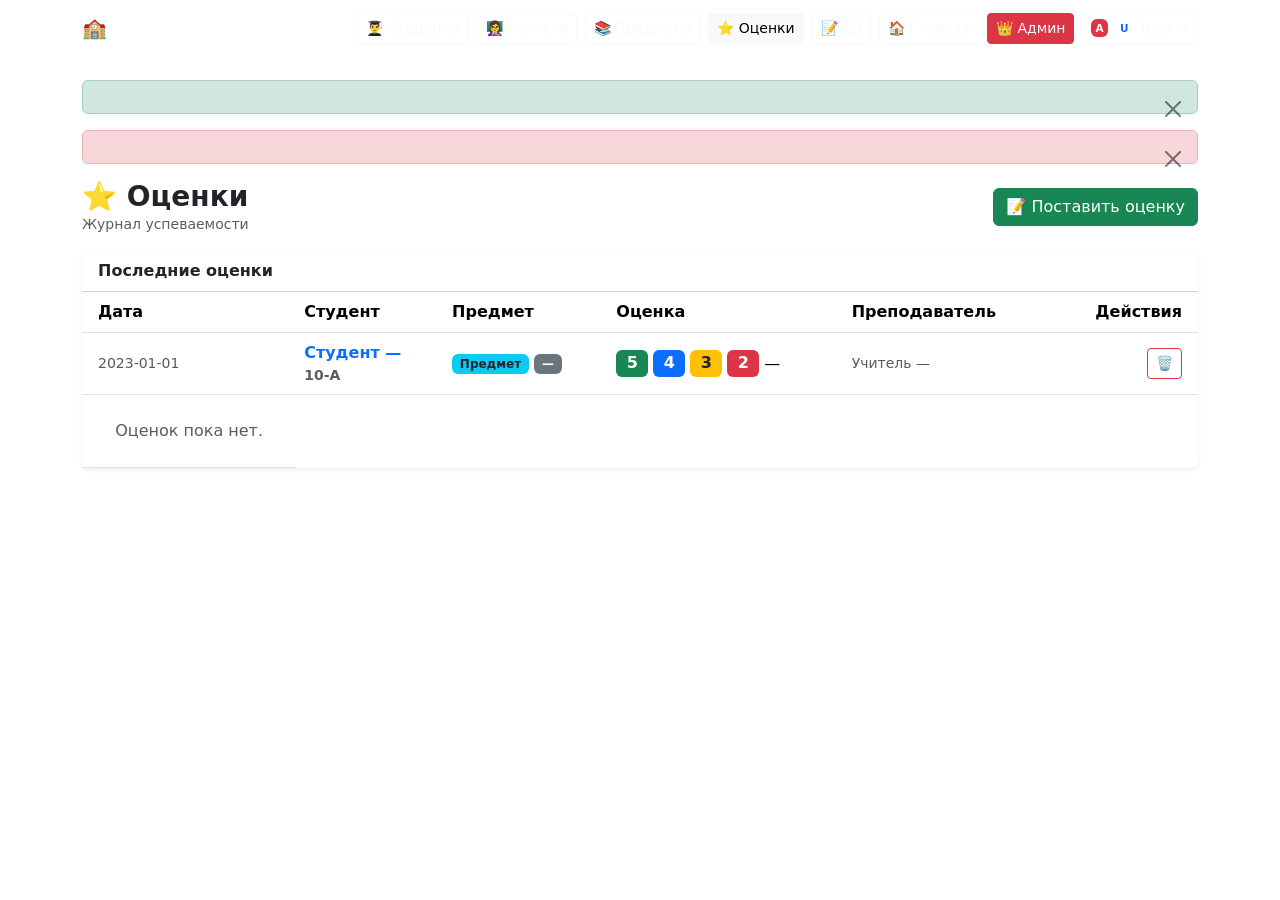
<file: src/main/resources/templates/ratings.html>
<!DOCTYPE html>
<html lang="ru" xmlns:th="http://www.thymeleaf.org">
<head>
    <meta charset="UTF-8">
    <meta name="viewport" content="width=device-width, initial-scale=1">
    <title>Оценки — School System</title>
    <link href="https://cdn.jsdelivr.net/npm/bootstrap@5.3.0/dist/css/bootstrap.min.css" rel="stylesheet">
    <link rel="stylesheet" th:href="@{/css/style.css}">
</head>
<body>

<nav class="navbar navbar-dark">
    <div class="container">
        <a class="navbar-brand fw-bold" th:href="@{/}">🏫 School System</a>
        <div class="d-flex align-items-center gap-2">
            <a th:href="@{/students}" th:if="${isAdmin or isTeacher}" class="btn btn-outline-light btn-sm">👨‍🎓 Студенты</a>
            <a th:href="@{/teachers}" th:if="${isAdmin or isTeacher}" class="btn btn-outline-light btn-sm">👩‍🏫 Учителя</a>
            <a th:href="@{/subjects}" class="btn btn-outline-light btn-sm">📚 Предметы</a>
            <a th:href="@{/ratings}" class="btn btn-light btn-sm">⭐ Оценки</a>
            <a th:href="@{/homework}" class="btn btn-outline-light btn-sm">📝 ДЗ</a>
            <a th:href="@{/}" class="btn btn-outline-light btn-sm">🏠 Главная</a>
            <a th:if="${isAdmin}" th:href="@{/admin}" class="btn btn-danger btn-sm">👑 Админ</a>
            <div class="dropdown">
                <a href="#" class="btn btn-outline-light btn-sm dropdown-toggle" data-bs-toggle="dropdown">
                    <span th:if="${isAdmin}" class="badge bg-danger p-1 me-1">A</span>
                    <span th:unless="${isAdmin}" class="badge bg-white text-primary p-1 me-1">U</span>
                    <span th:text="${username}">User</span>
                </a>
                <ul class="dropdown-menu dropdown-menu-end">
                    <li><a class="dropdown-item" th:href="@{/profile}">Профиль</a></li>
                    <li><hr class="dropdown-divider"></li>
                    <li>
                        <form th:action="@{/logout}" method="post" class="dropdown-item p-0">
                            <button class="btn btn-link dropdown-item text-danger">Выйти</button>
                        </form>
                    </li>
                </ul>
            </div>
        </div>
    </div>
</nav>

<div class="container py-4">

    <div th:if="${successMessage}" class="alert alert-success alert-dismissible fade show">
        <span th:text="${successMessage}"></span>
        <button type="button" class="btn-close" data-bs-dismiss="alert"></button>
    </div>
    <div th:if="${errorMessage}" class="alert alert-danger alert-dismissible fade show">
        <span th:text="${errorMessage}"></span>
        <button type="button" class="btn-close" data-bs-dismiss="alert"></button>
    </div>

    <div class="d-flex justify-content-between align-items-center mb-3">
        <div>
            <h3 class="fw-bold mb-0">⭐ Оценки</h3>
            <p class="text-muted small mb-0">Журнал успеваемости</p>
        </div>

        <button th:if="${isAdmin}"
                class="btn btn-success" data-bs-toggle="modal" data-bs-target="#addRatingModal">
            📝 Поставить оценку
        </button>
    </div>

    <div class="card border-0 shadow-sm mb-4">
        <div class="card-header bg-white fw-bold">Последние оценки</div>
        <div class="card-body p-0">
            <div class="table-responsive">
                <table class="table table-hover align-middle mb-0">
                    <thead class="bg-light">
                        <tr>
                            <th class="ps-3">Дата</th>
                            <th th:if="${isAdmin or isTeacher}">Студент</th>
                            <th>Предмет</th>
                            <th>Оценка</th>
                            <th>Преподаватель</th>
                            <th th:if="${isAdmin}" class="text-end pe-3">Действия</th>
                        </tr>
                    </thead>
                    <tbody>
                        <tr th:each="rating : ${ratings}">
                            <td class="ps-3 text-muted small" th:text="${rating != null && rating.date != null ? rating.date : '—'}">2023-01-01</td>
                            <td th:if="${isAdmin or isTeacher}" class="fw-bold text-primary">
                                <span th:if="${rating != null && rating.student != null}" th:text="${rating.student.name}">Студент</span>
                                <span th:unless="${rating != null && rating.student != null}">—</span>
                                <small class="text-muted d-block" th:if="${rating != null && rating.student != null}" th:text="${rating.student.grade}">10-A</small>
                            </td>
                            <td>
                                <span class="badge bg-info text-dark" th:if="${rating != null && rating.subject != null}" th:text="${rating.subject.name}">Предмет</span>
                                <span class="badge bg-secondary" th:unless="${rating != null && rating.subject != null}">—</span>
                            </td>
                            <td>
                                <span th:if="${rating != null && rating.score == 5}" class="badge bg-success fs-6">5</span>
                                <span th:if="${rating != null && rating.score == 4}" class="badge bg-primary fs-6">4</span>
                                <span th:if="${rating != null && rating.score == 3}" class="badge bg-warning text-dark fs-6">3</span>
                                <span th:if="${rating != null && rating.score == 2}" class="badge bg-danger fs-6">2</span>
                                <span th:unless="${rating != null && rating.score != null}">—</span>
                            </td>
                            <td class="small text-muted">
                                <span th:if="${rating != null && rating.teacher != null}" th:text="${rating.teacher.name}">Учитель</span>
                                <span th:unless="${rating != null && rating.teacher != null}">—</span>
                            </td>
                            <td th:if="${isAdmin}" class="text-end pe-3">
                                <a th:href="@{'/ratings/delete/' + ${rating.id}}"
                                   class="btn btn-sm btn-outline-danger"
                                   onclick="return confirm('Удалить эту оценку?');">
                                    🗑
                                </a>
                            </td>
                        </tr>
                        <tr th:if="${#lists.isEmpty(ratings)}">
                            <td th:colspan="${isAdmin or isTeacher ? 6 : 5}" class="text-center py-4 text-muted">
                                Оценок пока нет.
                            </td>
                        </tr>
                    </tbody>
                </table>
            </div>
        </div>
    </div>
</div>

<div class="modal fade" id="addRatingModal" tabindex="-1">
    <div class="modal-dialog">
        <div class="modal-content">
            <form th:action="@{/ratings/add}" method="post">
                <div class="modal-header">
                    <h5 class="modal-title">Поставить оценку</h5>
                    <button type="button" class="btn-close" data-bs-dismiss="modal"></button>
                </div>
                <div class="modal-body">
                    <div class="mb-3">
                        <label class="form-label">Студент</label>
                        <select name="studentId" class="form-select" required>
                             <option value="" disabled selected>Выберите студента...</option>
                             <option th:each="s : ${students}" th:value="${s.id}"
                                     th:text="${s.name + ' (' + s.grade + ')'}"></option>
                        </select>
                    </div>

                    <div class="mb-3">
                        <label class="form-label">Предмет</label>
                        <select name="subjectId" class="form-select" required>
                             <option value="" disabled selected>Выберите предмет...</option>
                             <option th:each="subj : ${subjects}" th:value="${subj.id}"
                                     th:text="${subj.name}"></option>
                        </select>
                    </div>

                    <div class="mb-3">
                        <label class="form-label">Оценка</label>
                        <div class="btn-group w-100" role="group">
                            <input type="radio" class="btn-check" name="score" id="s5" value="5" checked>
                            <label class="btn btn-outline-success" for="s5">5</label>

                            <input type="radio" class="btn-check" name="score" id="s4" value="4">
                            <label class="btn btn-outline-primary" for="s4">4</label>

                            <input type="radio" class="btn-check" name="score" id="s3" value="3">
                            <label class="btn btn-outline-warning" for="s3">3</label>

                            <input type="radio" class="btn-check" name="score" id="s2" value="2">
                            <label class="btn btn-outline-danger" for="s2">2</label>
                        </div>
                    </div>

                    <div class="mb-3">
                        <label class="form-label">Преподаватель (опционально)</label>
                        <select name="teacherId" class="form-select">
                             <option value="">— Не выбрано —</option>
                             <option th:each="t : ${teachers}" th:value="${t.id}"
                                     th:text="${t.name}"></option>
                        </select>
                    </div>
                </div>
                <div class="modal-footer">
                    <button type="button" class="btn btn-secondary" data-bs-dismiss="modal">Отмена</button>
                    <button type="submit" class="btn btn-success">Сохранить</button>
                </div>
            </form>
        </div>
    </div>
</div>

<script src="https://cdn.jsdelivr.net/npm/bootstrap@5.3.0/dist/js/bootstrap.bundle.min.js"></script>
</body>
</html>
</file>
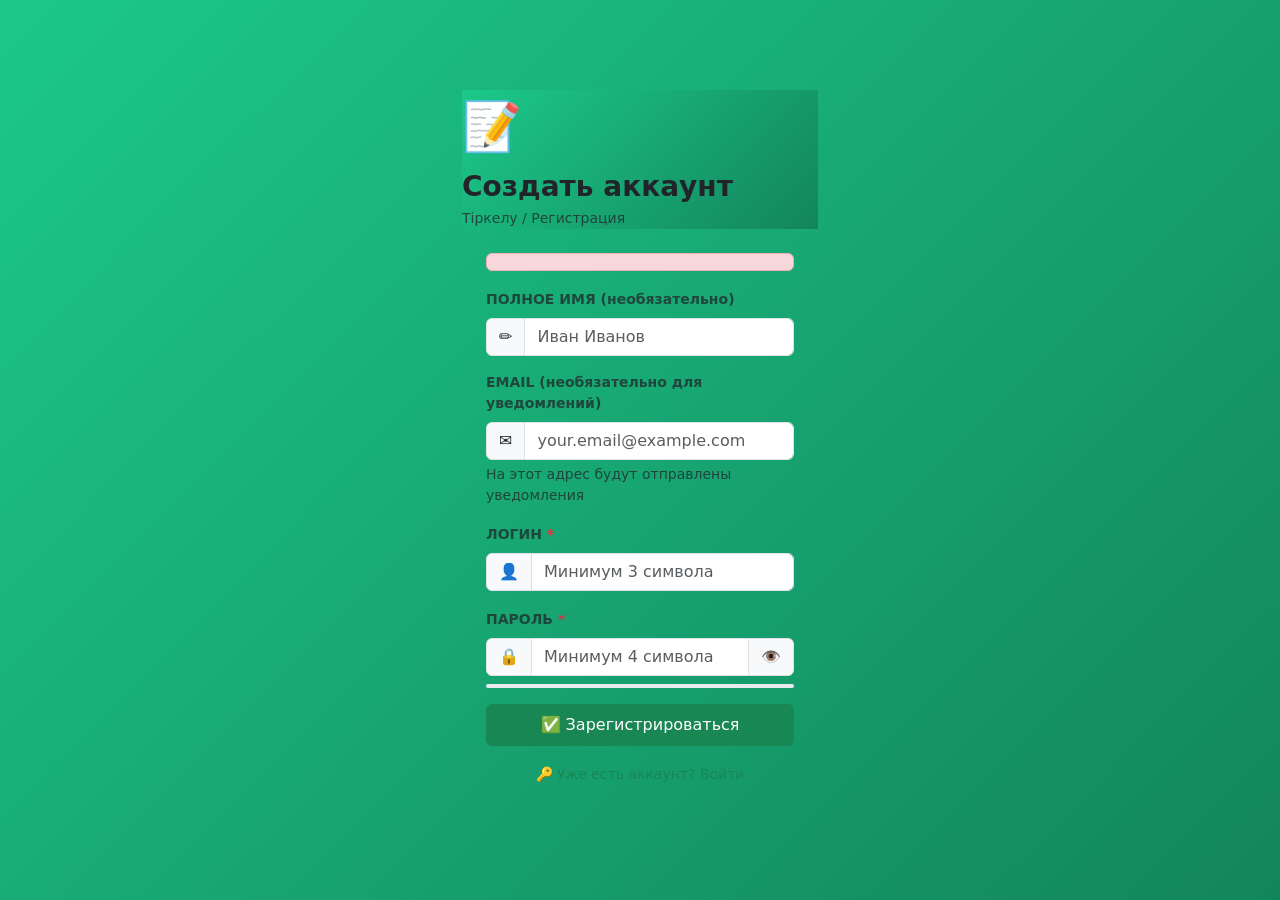
<file: src/main/resources/templates/register.html>
<!DOCTYPE html>
<html lang="ru" xmlns:th="http://www.thymeleaf.org">
<head>
    <meta charset="UTF-8">
    <meta name="viewport" content="width=device-width, initial-scale=1">
    <title>Регистрация — School System</title>
    <link href="https://cdn.jsdelivr.net/npm/bootstrap@5.3.0/dist/css/bootstrap.min.css" rel="stylesheet">
    <link rel="stylesheet" th:href="@{/css/style.css}">
    <style>
        body { background: linear-gradient(135deg, #1cc88a 0%, #13855c 100%); }
    </style>
</head>
<body class="d-flex align-items-center justify-content-center min-vh-100">
<div class="container">
    <div class="row justify-content-center">
        <div class="col-md-5 col-lg-4">
            <div class="auth-card">
                <div class="auth-header" style="background: linear-gradient(135deg, #1cc88a, #13855c)">
                    <div style="font-size:3rem">📝</div>
                    <h3 class="fw-bold mt-2 mb-1">Создать аккаунт</h3>
                    <p class="mb-0 opacity-75 small">Тіркелу / Регистрация</p>
                </div>
                <div class="p-4">
                    <div th:if="${error}" class="alert alert-danger py-2 small" th:text="${error}"></div>

                    <form th:action="@{/register}" method="post" id="regForm">
                        <div class="mb-3">
                            <label class="form-label fw-semibold small text-muted">ПОЛНОЕ ИМЯ
                                <span class="text-muted">(необязательно)</span></label>
                            <div class="input-group">
                                <span class="input-group-text bg-light">✏️</span>
                                <input type="text" name="fullname" class="form-control"
                                       placeholder="Иван Иванов">
                            </div>
                        </div>
                        <div class="mb-3">
                            <label class="form-label fw-semibold small text-muted">EMAIL
                                <span class="text-muted">(необязательно для уведомлений)</span></label>
                            <div class="input-group">
                                <span class="input-group-text bg-light">✉️</span>
                                <input type="email" name="email" class="form-control"
                                       placeholder="your.email@example.com">
                            </div>
                            <div class="form-text small">На этот адрес будут отправлены уведомления</div>
                        </div>
                        <div class="mb-3">
                            <label class="form-label fw-semibold small text-muted">ЛОГИН <span class="text-danger">*</span></label>
                            <div class="input-group">
                                <span class="input-group-text bg-light">👤</span>
                                <input type="text" name="username" id="usernameInput"
                                       class="form-control" placeholder="Минимум 3 символа"
                                       required minlength="3" oninput="checkUsername(this)">
                            </div>
                            <div id="usernameHint" class="form-text small"></div>
                        </div>
                        <div class="mb-3">
                            <label class="form-label fw-semibold small text-muted">ПАРОЛЬ <span class="text-danger">*</span></label>
                            <div class="input-group">
                                <span class="input-group-text bg-light">🔒</span>
                                <input type="password" name="password" id="passReg"
                                       class="form-control" placeholder="Минимум 4 символа"
                                       required minlength="4" oninput="checkPass(this)">
                                <button type="button" class="btn btn-light border"
                                        onclick="togglePassReg()">👁</button>
                            </div>
                            <div class="progress mt-2" style="height:4px;border-radius:4px">
                                <div id="passStrength" class="progress-bar" style="width:0%"></div>
                            </div>
                            <div id="passHint" class="form-text small"></div>
                        </div>
                        <button type="submit" class="btn btn-success w-100 py-2 mb-3">
                            ✅ Зарегистрироваться
                        </button>
                    </form>

                    <div class="text-center">
                        <a th:href="@{/login}" class="text-decoration-none text-success small">
                            🔑 Уже есть аккаунт? Войти
                        </a>
                    </div>
                </div>
            </div>
        </div>
    </div>
</div>
<script>
function togglePassReg() {
    const p = document.getElementById('passReg');
    p.type = p.type === 'password' ? 'text' : 'password';
}
function checkUsername(el) {
    const hint = document.getElementById('usernameHint');
    if (el.value.length < 3) {
        hint.innerHTML = '<span class="text-danger">⚠ Минимум 3 символа</span>';
    } else {
        hint.innerHTML = '<span class="text-success">✓ Логин подходит</span>';
    }
}
function checkPass(el) {
    const bar = document.getElementById('passStrength');
    const hint = document.getElementById('passHint');
    const len = el.value.length;
    let strength = 0, color = '', label = '';
    if (len >= 4) strength = 25;
    if (len >= 6) strength = 50;
    if (len >= 8 && /[A-Z]/.test(el.value)) strength = 75;
    if (len >= 10 && /[0-9]/.test(el.value) && /[A-Z]/.test(el.value)) strength = 100;
    if (strength <= 25)  { color = 'bg-danger';  label = '😟 Слабый'; }
    else if (strength <= 50)  { color = 'bg-warning'; label = '😐 Средний'; }
    else if (strength <= 75)  { color = 'bg-info';    label = '🙂 Хороший'; }
    else                      { color = 'bg-success'; label = '💪 Надёжный'; }
    bar.style.width = strength + '%';
    bar.className = 'progress-bar ' + color;
    hint.innerHTML = strength > 0 ? '<span>Пароль: ' + label + '</span>' : '';
}
</script>
</body>
</html>
</file>
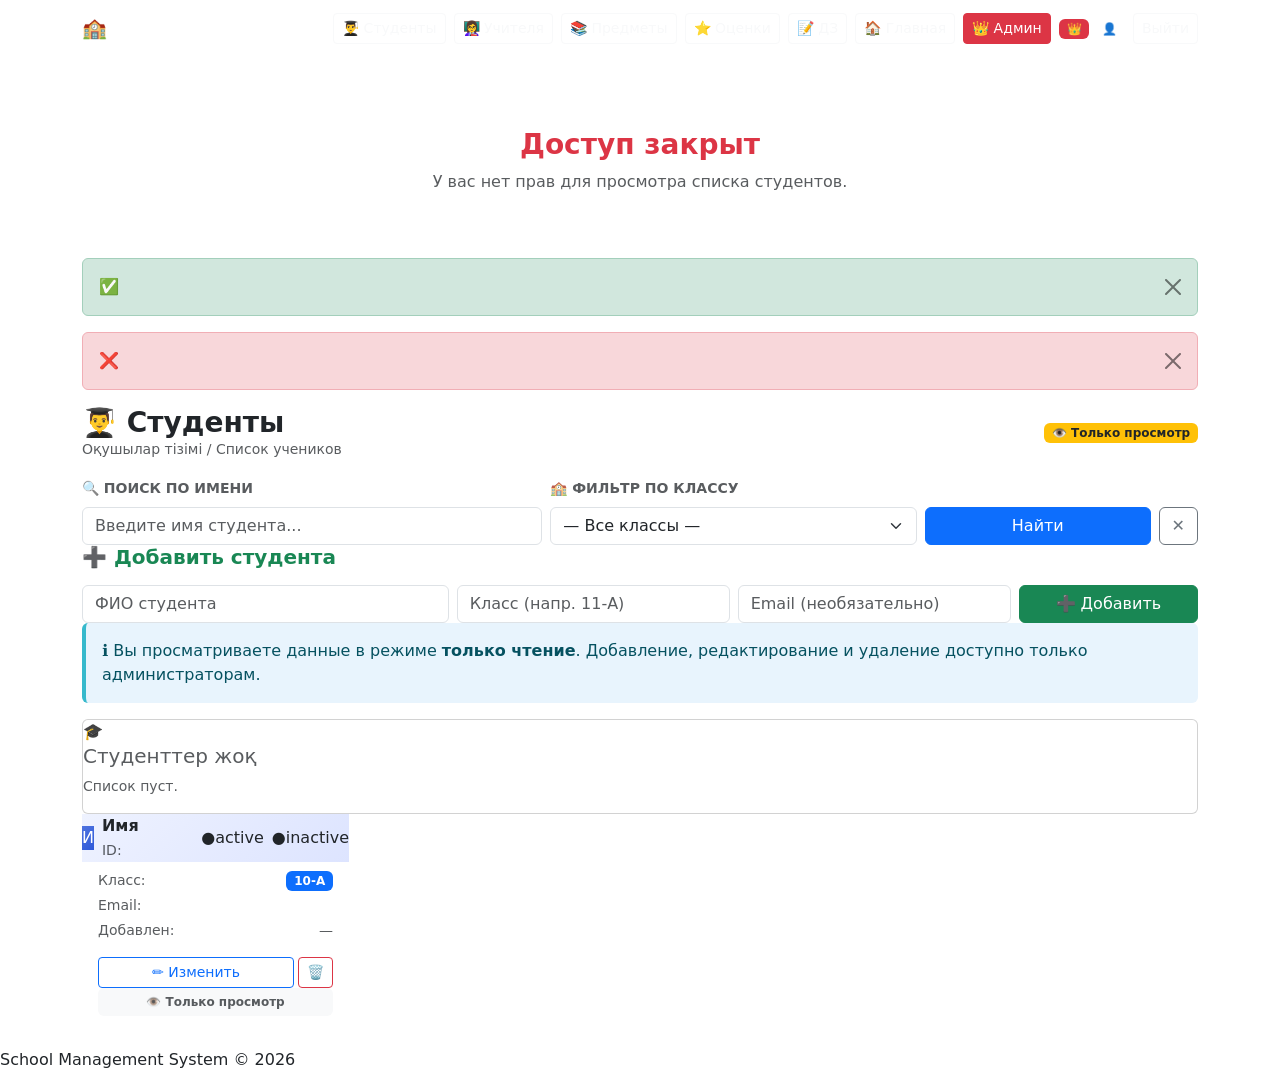
<file: src/main/resources/templates/students.html>
<!DOCTYPE html>
<html lang="ru" xmlns:th="http://www.thymeleaf.org">
<head>
    <meta charset="UTF-8">
    <meta name="viewport" content="width=device-width, initial-scale=1">
    <title>Студенты — School System</title>
    <link href="https://cdn.jsdelivr.net/npm/bootstrap@5.3.0/dist/css/bootstrap.min.css" rel="stylesheet">
    <link rel="stylesheet" th:href="@{/css/style.css}">
</head>
<body>

<nav class="navbar navbar-dark">
    <div class="container">
        <a class="navbar-brand fw-bold" th:href="@{/}">🏫 School System</a>
        <div class="d-flex align-items-center gap-2">
            <a th:href="@{/students}" th:if="${isAdmin or isTeacher}" class="btn btn-outline-light btn-sm">👨‍🎓 Студенты</a>
            <a th:href="@{/teachers}" th:if="${isAdmin or isTeacher}" class="btn btn-outline-light btn-sm">👩‍🏫 Учителя</a>
            <a th:href="@{/subjects}" class="btn btn-outline-light btn-sm">📚 Предметы</a>
            <a th:href="@{/ratings}" class="btn btn-outline-light btn-sm">⭐ Оценки</a>
            <a th:href="@{/homework}" class="btn btn-outline-light btn-sm">📝 ДЗ</a>
            <a th:href="@{/}" class="btn btn-outline-light btn-sm">🏠 Главная</a>
            <a th:if="${isAdmin}" th:href="@{/admin}" class="btn btn-danger btn-sm">👑 Админ</a>
            <a th:href="@{/profile}" class="text-white text-decoration-none">
                <span th:if="${isAdmin}" class="badge bg-danger">👑 <span th:text="${username}"></span></span>
                <span th:unless="${isAdmin}" class="badge bg-white text-primary">👤 <span th:text="${username}"></span></span>
            </a>
            <form th:action="@{/logout}" method="post" class="m-0">
                <button type="submit" class="btn btn-outline-light btn-sm">Выйти</button>
            </form>
        </div>
    </div>
</nav>

<div class="container py-4 text-center mt-5" th:if="${isStudent}">
    <h3 class="text-danger fw-bold">Доступ закрыт</h3>
    <p class="text-muted">У вас нет прав для просмотра списка студентов.</p>
</div>

<div class="container py-4" th:if="${isAdmin or isTeacher}">

    <div th:if="${successMessage}" class="alert alert-success alert-dismissible fade show">
        ✅ <span th:text="${successMessage}"></span>
        <button type="button" class="btn-close" data-bs-dismiss="alert"></button>
    </div>
    <div th:if="${errorMessage}" class="alert alert-danger alert-dismissible fade show">
        ❌ <span th:text="${errorMessage}"></span>
        <button type="button" class="btn-close" data-bs-dismiss="alert"></button>
    </div>

    <div class="d-flex justify-content-between align-items-center mb-3">
        <div>
            <h3 class="fw-bold mb-0">👨‍🎓 Студенты</h3>
            <p class="text-muted small mb-0">Оқушылар тізімі / Список учеников</p>
        </div>
        <div class="d-flex gap-2 align-items-center">
            <span class="badge bg-primary fs-6" th:text="'Барлығы: ' + ${#lists.size(students)}"></span>
            <!-- Только для ADMIN -->
            <span th:if="${!isAdmin}" class="badge bg-warning text-dark">👁 Только просмотр</span>
        </div>
    </div>

    <div class="search-panel">
        <form th:action="@{/students}" method="get" class="row g-2 align-items-end">
            <div class="col-md-5">
                <label class="form-label small fw-semibold text-muted">🔍 ПОИСК ПО ИМЕНИ</label>
                <input type="text" name="search" class="form-control"
                       placeholder="Введите имя студента..." th:value="${search}">
            </div>
            <div class="col-md-4">
                <label class="form-label small fw-semibold text-muted">🏫 ФИЛЬТР ПО КЛАССУ</label>
                <select name="grade" class="form-select">
                    <option value="">— Все классы —</option>
                    <option th:each="g : ${allGrades}" th:value="${g}" th:text="${g}"
                            th:selected="${g == filterGrade}"></option>
                </select>
            </div>
            <div class="col-md-3 d-flex gap-2">
                <button type="submit" class="btn btn-primary flex-grow-1">Найти</button>
                <a th:href="@{/students}" class="btn btn-outline-secondary">✕</a>
            </div>
        </form>
    </div>

    <div class="add-panel" th:if="${isAdmin}">
        <h5 class="fw-bold text-success mb-3">➕ Добавить студента</h5>
        <form th:action="@{/students/add}" method="post" class="row g-2">
            <div class="col-md-4">
                <input type="text" name="name" class="form-control"
                       placeholder="ФИО студента" required>
            </div>
            <div class="col-md-3">
                <input type="text" name="grade" class="form-control"
                       placeholder="Класс (напр. 11-А)" required>
            </div>
            <div class="col-md-3">
                <input type="text" name="email" class="form-control" placeholder="Email (необязательно)">
            </div>
            <div class="col-md-2">
                <button type="submit" class="btn btn-success w-100">➕ Добавить</button>
            </div>
        </form>
    </div>

    <div th:unless="${isAdmin}" class="alert alert-info border-0 mb-3"
         style="background:#e8f4fd; border-left:4px solid #36b9cc!important">
        ℹ️ Вы просматриваете данные в режиме <strong>только чтение</strong>.
        Добавление, редактирование и удаление доступно только администраторам.
    </div>

    <div th:if="${#lists.isEmpty(students)}" class="card">
        <div class="empty-state">
            <div class="empty-icon">🎓</div>
            <h5 class="text-muted">Студенттер жоқ</h5>
            <p class="text-muted small">Список пуст.</p>
        </div>
    </div>

    <div class="row g-3" th:unless="${#lists.isEmpty(students)}">
        <div class="col-md-4 col-lg-3" th:each="student : ${students}">
            <div class="person-card">
                <div class="card-header d-flex align-items-center gap-2"
                     style="background:linear-gradient(135deg,#eef2ff,#dde4ff)">
                    <div class="avatar" style="background:linear-gradient(135deg,#4e73df,#2e59d9);color:white">
                        <span th:text="${#strings.substring(student.name,0,1)}">И</span>
                    </div>
                    <div class="flex-grow-1 overflow-hidden">
                        <div class="text-truncate fw-bold text-dark" th:text="${student.name}">Имя</div>
                        <small class="text-muted">ID: <span th:text="${student.id}"></span></small>
                    </div>
                    <span th:if="${student.status == 'active'}" class="badge-active">●active</span>
                    <span th:unless="${student.status == 'active'}" class="badge-inactive">●inactive</span>
                </div>
                <div class="card-body py-2 px-3">
                    <div class="d-flex justify-content-between align-items-center mb-1">
                        <span class="text-muted small">Класс:</span>
                        <span class="badge bg-primary" th:text="${student.grade}">10-А</span>
                    </div>
                    <div th:if="${student.email}" class="d-flex justify-content-between mb-1">
                        <span class="text-muted small">Email:</span>
                        <small class="text-truncate ms-2" th:text="${student.email}"></small>
                    </div>
                    <div class="d-flex justify-content-between align-items-center mb-3">
                        <span class="text-muted small">Добавлен:</span>
                        <small class="text-muted"
                               th:text="${#temporals.format(student.createdAt,'dd.MM.yyyy')}">—</small>
                    </div>
                    <div class="d-flex gap-1" th:if="${isAdmin}">
                        <button type="button" class="btn btn-outline-primary btn-sm flex-grow-1"
                                th:data-id="${student.id}"
                                th:data-name="${student.name}"
                                th:data-grade="${student.grade}"
                                th:data-email="${student.email}"
                                th:data-action="@{/students/edit/{id}(id=${student.id})}"
                                onclick="openEditModal(this)">✏ Изменить</button>
                        <a th:href="@{/students/delete/{id}(id=${student.id})}"
                           class="btn btn-outline-danger btn-sm"
                           onclick="return confirm('Удалить студента?')">🗑</a>
                    </div>
                    <div th:unless="${isAdmin}">
                        <span class="badge bg-light text-muted w-100 text-center py-2">👁 Только просмотр</span>
                    </div>
                </div>
            </div>
        </div>
    </div>
</div>

<div class="modal fade" id="editModal" tabindex="-1" th:if="${isAdmin}">
    <div class="modal-dialog">
        <div class="modal-content">
            <div class="modal-header">
                <h5 class="modal-title fw-bold">✏ Редактировать студента</h5>
                <button type="button" class="btn-close" data-bs-dismiss="modal"></button>
            </div>
            <form id="editForm" method="post">
                <div class="modal-body">
                    <div class="mb-3">
                        <label class="form-label fw-semibold">ФИО студента</label>
                        <input type="text" name="name" id="editName" class="form-control" required>
                    </div>
                    <div class="mb-3">
                        <label class="form-label fw-semibold">Класс</label>
                        <input type="text" name="grade" id="editGrade" class="form-control" required>
                    </div>
                    <div class="mb-3">
                        <label class="form-label fw-semibold">Email</label>
                        <input type="email" name="email" id="editEmail" class="form-control" placeholder="email@school.kz">
                    </div>
                    <div class="mb-3">
                        <label class="form-label fw-semibold">Статус</label>
                        <select name="status" id="editStatus" class="form-select">
                            <option value="active">✅ Активный</option>
                            <option value="inactive">❌ Неактивный</option>
                        </select>
                    </div>
                </div>
                <div class="modal-footer">
                    <button type="button" class="btn btn-outline-secondary" data-bs-dismiss="modal">Отмена</button>
                    <button type="submit" class="btn btn-primary">💾 Сохранить</button>
                </div>
            </form>
        </div>
    </div>
</div>

<footer class="site-footer">School Management System &copy; 2026</footer>
<script src="https://cdn.jsdelivr.net/npm/bootstrap@5.3.0/dist/js/bootstrap.bundle.min.js"></script>
<script>
function openEditModal(btn) {
    document.getElementById('editName').value  = btn.getAttribute('data-name') || '';
    document.getElementById('editGrade').value = btn.getAttribute('data-grade') || '';
    document.getElementById('editEmail').value = btn.getAttribute('data-email') || '';
    // Установить action сгенерированный Thymeleaf для учета context-path
    document.getElementById('editForm').action = btn.getAttribute('data-action');
    document.getElementById('editForm').method = 'POST';
    new bootstrap.Modal(document.getElementById('editModal')).show();
}
</script>
</body>
</html>
</file>
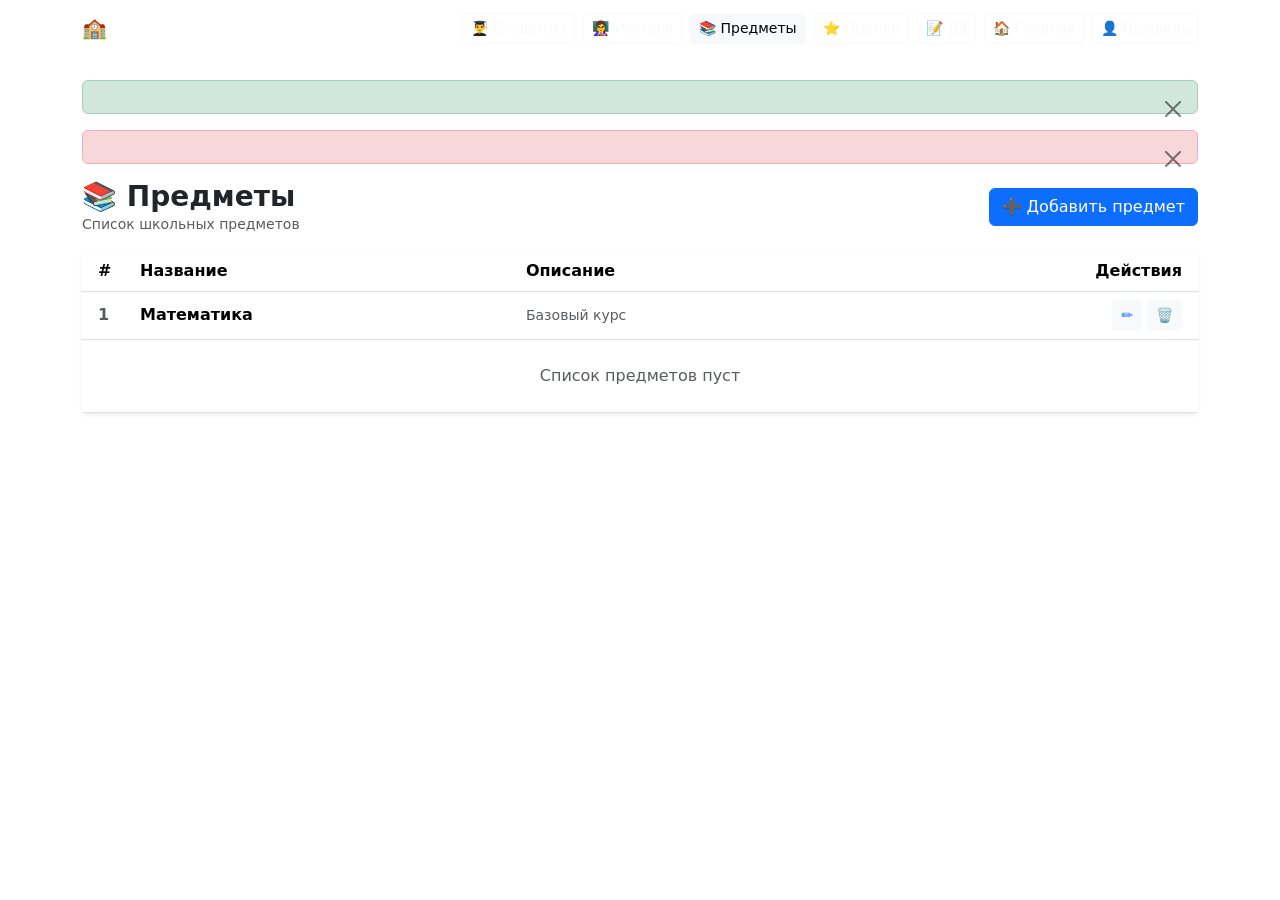
<file: src/main/resources/templates/subjects.html>
<!DOCTYPE html>
<html lang="ru" xmlns:th="http://www.thymeleaf.org">
<head>
    <meta charset="UTF-8">
    <meta name="viewport" content="width=device-width, initial-scale=1">
    <title>Предметы — School System</title>
    <link href="https://cdn.jsdelivr.net/npm/bootstrap@5.3.0/dist/css/bootstrap.min.css" rel="stylesheet">
    <link rel="stylesheet" th:href="@{/css/style.css}">
</head>
<body>

<nav class="navbar navbar-dark">
    <div class="container">
        <a class="navbar-brand fw-bold" th:href="@{/}">🏫 School System</a>
        <div class="d-flex align-items-center gap-2">
            <a th:href="@{/students}" th:if="${isAdmin or isTeacher}" class="btn btn-outline-light btn-sm">👨‍🎓 Студенты</a>
            <a th:href="@{/teachers}" th:if="${isAdmin or isTeacher}" class="btn btn-outline-light btn-sm">👩‍🏫 Учителя</a>
            <a th:href="@{/subjects}" class="btn btn-light btn-sm">📚 Предметы</a>
            <a th:href="@{/ratings}" class="btn btn-outline-light btn-sm">⭐ Оценки</a>
            <a th:href="@{/homework}" class="btn btn-outline-light btn-sm">📝 ДЗ</a>
            <a th:href="@{/}" class="btn btn-outline-light btn-sm">🏠 Главная</a>
            <a th:href="@{/profile}" class="btn btn-outline-light btn-sm">👤 Профиль</a>
        </div>
    </div>
</nav>

<div class="container py-4">

    <div th:if="${successMessage}" class="alert alert-success alert-dismissible fade show">
        <span th:text="${successMessage}"></span>
        <button type="button" class="btn-close" data-bs-dismiss="alert"></button>
    </div>
    <div th:if="${errorMessage}" class="alert alert-danger alert-dismissible fade show">
        <span th:text="${errorMessage}"></span>
        <button type="button" class="btn-close" data-bs-dismiss="alert"></button>
    </div>

    <div class="d-flex justify-content-between align-items-center mb-3">
        <div>
            <h3 class="fw-bold mb-0">📚 Предметы</h3>
            <p class="text-muted small mb-0">Список школьных предметов</p>
        </div>

        <button th:if="${isAdmin}"
                class="btn btn-primary" data-bs-toggle="modal" data-bs-target="#addSubjectModal">
            ➕ Добавить предмет
        </button>
    </div>

    <div class="card border-0 shadow-sm">
        <div class="card-body p-0">
            <div class="table-responsive">
                <table class="table table-hover align-middle mb-0">
                    <thead class="bg-light">
                        <tr>
                            <th class="ps-3" style="width: 50px;">#</th>
                            <th>Название</th>
                            <th>Описание</th>
                            <th class="text-end pe-3" th:if="${isAdmin}">Действия</th>
                        </tr>
                    </thead>
                    <tbody>
                        <tr th:each="subject, iter : ${subjects}">
                            <td class="ps-3 fw-bold text-muted" th:text="${iter.count}">1</td>
                            <td class="fw-semibold">
                                <span th:text="${subject.name}">Математика</span>
                            </td>
                            <td class="text-muted small">
                                <span th:text="${subject.description}">Базовый курс</span>
                            </td>
                            <td class="text-end pe-3" th:if="${isAdmin}">
                                <button class="btn btn-light btn-sm text-primary"
                                        data-bs-toggle="modal"
                                        th:data-bs-target="'#editSubjectModal' + ${subject.id}">
                                    ✏️
                                </button>
                                <a th:href="@{'/subjects/delete/' + ${subject.id}}"
                                   class="btn btn-light btn-sm text-danger"
                                   onclick="return confirm('Удалить этот предмет?');">
                                    🗑
                                </a>

                                <div class="modal fade" th:id="'editSubjectModal' + ${subject.id}" tabindex="-1">
                                    <div class="modal-dialog">
                                        <div class="modal-content">
                                            <form th:action="@{'/subjects/edit/' + ${subject.id}}" method="post">
                                                <div class="modal-header">
                                                    <h5 class="modal-title">Редактировать предмет</h5>
                                                    <button type="button" class="btn-close" data-bs-dismiss="modal"></button>
                                                </div>
                                                <div class="modal-body text-start">
                                                    <div class="mb-3">
                                                        <label class="form-label">Название</label>
                                                        <input type="text" name="name" class="form-control"
                                                               th:value="${subject.name}" required>
                                                    </div>
                                                    <div class="mb-3">
                                                        <label class="form-label">Описание</label>
                                                        <textarea name="description" class="form-control" rows="2"
                                                                  th:text="${subject.description}"></textarea>
                                                    </div>
                                                </div>
                                                <div class="modal-footer">
                                                    <button type="button" class="btn btn-secondary" data-bs-dismiss="modal">Отмена</button>
                                                    <button type="submit" class="btn btn-primary">Сохранить</button>
                                                </div>
                                            </form>
                                        </div>
                                    </div>
                                </div>
                            </td>
                        </tr>
                        <tr th:if="${#lists.isEmpty(subjects)}">
                            <td colspan="4" class="text-center py-4 text-muted">
                                Список предметов пуст
                            </td>
                        </tr>
                    </tbody>
                </table>
            </div>
        </div>
    </div>
</div>

<div class="modal fade" id="addSubjectModal" tabindex="-1">
    <div class="modal-dialog">
        <div class="modal-content">
            <form th:action="@{/subjects/add}" method="post">
                <div class="modal-header">
                    <h5 class="modal-title">Добавить новый предмет</h5>
                    <button type="button" class="btn-close" data-bs-dismiss="modal"></button>
                </div>
                <div class="modal-body">
                    <div class="mb-3">
                        <label class="form-label">Название <span class="text-danger">*</span></label>
                        <input type="text" name="name" class="form-control" required>
                    </div>
                    <div class="mb-3">
                        <label class="form-label">Описание</label>
                        <textarea name="description" class="form-control" rows="2"></textarea>
                    </div>
                </div>
                <div class="modal-footer">
                    <button type="button" class="btn btn-secondary" data-bs-dismiss="modal">Отмена</button>
                    <button type="submit" class="btn btn-primary">Добавить</button>
                </div>
            </form>
        </div>
    </div>
</div>

<script src="https://cdn.jsdelivr.net/npm/bootstrap@5.3.0/dist/js/bootstrap.bundle.min.js"></script>
</body>
</html>
</file>
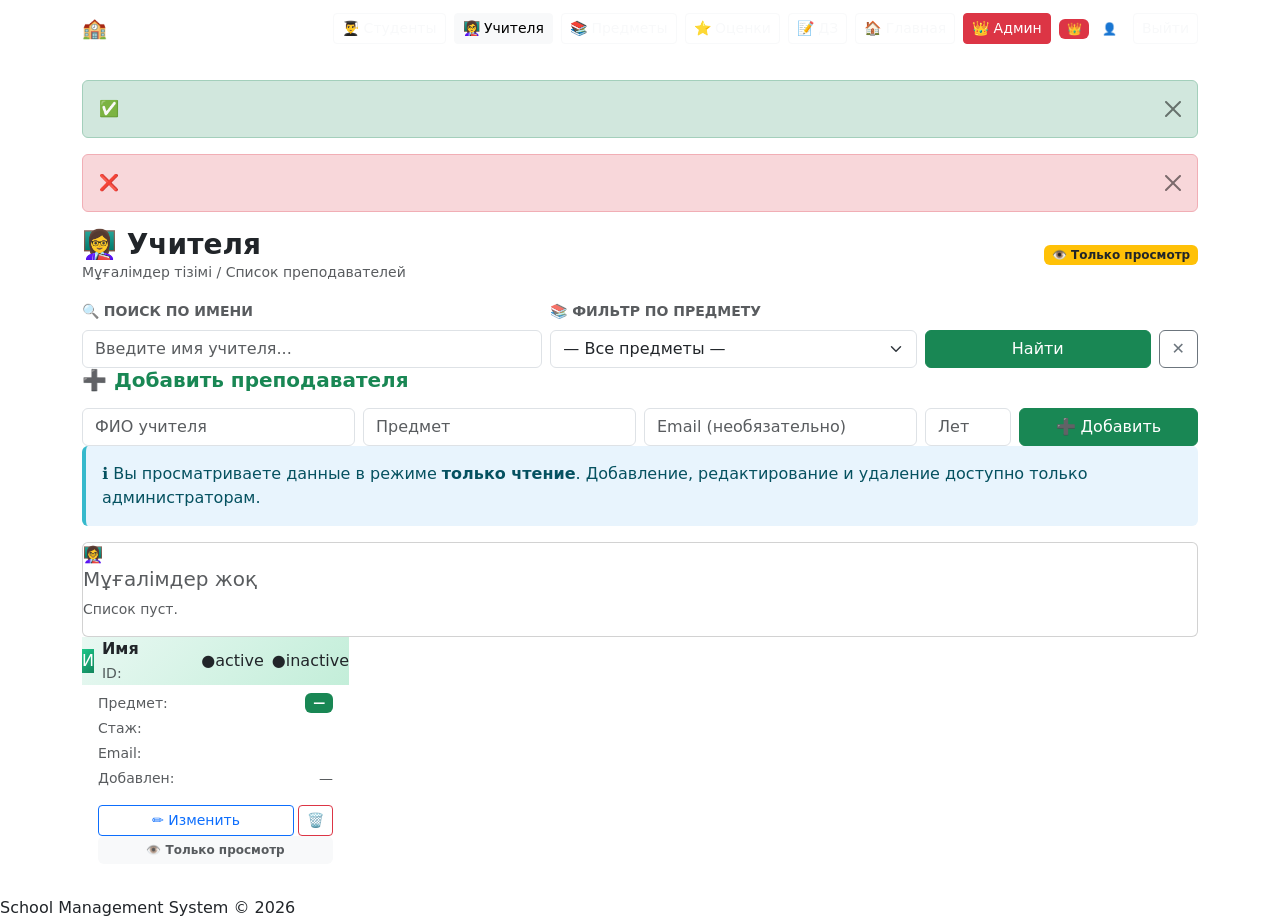
<file: src/main/resources/templates/teachers.html>
<!DOCTYPE html>
<html lang="ru" xmlns:th="http://www.thymeleaf.org">
<head>
    <meta charset="UTF-8">
    <meta name="viewport" content="width=device-width, initial-scale=1">
    <title>Учителя — School System</title>
    <link href="https://cdn.jsdelivr.net/npm/bootstrap@5.3.0/dist/css/bootstrap.min.css" rel="stylesheet">
    <link rel="stylesheet" th:href="@{/css/style.css}">
</head>
<body>
<nav class="navbar navbar-dark">
    <div class="container">
        <a class="navbar-brand fw-bold" th:href="@{/}">🏫 School System</a>
        <div class="d-flex align-items-center gap-2">
            <a th:href="@{/students}" th:if="${isAdmin or isTeacher}" class="btn btn-outline-light btn-sm">👨‍🎓 Студенты</a>
            <a th:href="@{/teachers}" th:if="${isAdmin or isTeacher}" class="btn btn-light btn-sm">👩‍🏫 Учителя</a>
            <a th:href="@{/subjects}" class="btn btn-outline-light btn-sm">📚 Предметы</a>
            <a th:href="@{/ratings}" class="btn btn-outline-light btn-sm">⭐ Оценки</a>
            <a th:href="@{/homework}" class="btn btn-outline-light btn-sm">📝 ДЗ</a>
            <a th:href="@{/}" class="btn btn-outline-light btn-sm">🏠 Главная</a>
            <a th:if="${isAdmin}" th:href="@{/admin}" class="btn btn-danger btn-sm">👑 Админ</a>
            <a th:href="@{/profile}" class="text-white text-decoration-none">
                <span th:if="${isAdmin}" class="badge bg-danger">👑 <span th:text="${username}"></span></span>
                <span th:unless="${isAdmin}" class="badge bg-white text-success">👤 <span th:text="${username}"></span></span>
            </a>
            <form th:action="@{/logout}" method="post" class="m-0">
                <button type="submit" class="btn btn-outline-light btn-sm">Выйти</button>
            </form>
        </div>
    </div>
</nav>

<div class="container py-4">
    <div th:if="${successMessage}" class="alert alert-success alert-dismissible fade show">
        ✅ <span th:text="${successMessage}"></span>
        <button type="button" class="btn-close" data-bs-dismiss="alert"></button>
    </div>
    <div th:if="${errorMessage}" class="alert alert-danger alert-dismissible fade show">
        ❌ <span th:text="${errorMessage}"></span>
        <button type="button" class="btn-close" data-bs-dismiss="alert"></button>
    </div>

    <div class="d-flex justify-content-between align-items-center mb-3">
        <div>
            <h3 class="fw-bold mb-0">👩‍🏫 Учителя</h3>
            <p class="text-muted small mb-0">Мұғалімдер тізімі / Список преподавателей</p>
        </div>
        <div class="d-flex gap-2 align-items-center">
            <span class="badge bg-success fs-6" th:text="'Барлығы: ' + ${#lists.size(teachers)}"></span>
            <span th:unless="${isAdmin}" class="badge bg-warning text-dark">👁 Только просмотр</span>
        </div>
    </div>

    <div class="search-panel">
        <form th:action="@{/teachers}" method="get" class="row g-2 align-items-end">
            <div class="col-md-5">
                <label class="form-label small fw-semibold text-muted">🔍 ПОИСК ПО ИМЕНИ</label>
                <input type="text" name="search" class="form-control"
                       placeholder="Введите имя учителя..." th:value="${search}">
            </div>
            <div class="col-md-4">
                <label class="form-label small fw-semibold text-muted">📚 ФИЛЬТР ПО ПРЕДМЕТУ</label>
                <select name="subject" class="form-select">
                    <option value="">— Все предметы —</option>
                    <option th:each="s : ${allSubjects}" th:value="${s}" th:text="${s}"
                            th:selected="${s == filterSubject}"></option>
                </select>
            </div>
            <div class="col-md-3 d-flex gap-2">
                <button type="submit" class="btn btn-success flex-grow-1">Найти</button>
                <a th:href="@{/teachers}" class="btn btn-outline-secondary">✕</a>
            </div>
        </form>
    </div>

    <div class="add-panel" th:if="${isAdmin}">
        <h5 class="fw-bold text-success mb-3">➕ Добавить преподавателя</h5>
        <form th:action="@{/teachers/add}" method="post" class="row g-2">
            <div class="col-md-3">
                <input type="text" name="name" class="form-control" placeholder="ФИО учителя" required>
            </div>
            <div class="col-md-3">
                <input type="text" name="subject" class="form-control" placeholder="Предмет" required>
            </div>
            <div class="col-md-3">
                <input type="email" name="email" class="form-control" placeholder="Email (необязательно)">
            </div>
            <div class="col-md-1">
                <input type="number" name="experience" class="form-control" placeholder="Лет" min="0" max="50">
            </div>
            <div class="col-md-2">
                <button type="submit" class="btn btn-success w-100">➕ Добавить</button>
            </div>
        </form>
    </div>

    <div th:unless="${isAdmin}" class="alert alert-info border-0 mb-3"
         style="background:#e8f4fd;border-left:4px solid #36b9cc!important">
        ℹ️ Вы просматриваете данные в режиме <strong>только чтение</strong>.
        Добавление, редактирование и удаление доступно только администраторам.
    </div>

    <div th:if="${#lists.isEmpty(teachers)}" class="card">
        <div class="empty-state">
            <div class="empty-icon">👩‍🏫</div>
            <h5 class="text-muted">Мұғалімдер жоқ</h5>
            <p class="text-muted small">Список пуст.</p>
        </div>
    </div>

    <div class="row g-3" th:unless="${#lists.isEmpty(teachers)}">
        <div class="col-md-4 col-lg-3" th:each="teacher : ${teachers}">
            <div class="person-card">
                <div class="card-header d-flex align-items-center gap-2"
                     style="background:linear-gradient(135deg,#e8f8f2,#c3eed9)">
                    <div class="avatar" style="background:linear-gradient(135deg,#1cc88a,#13855c);color:white">
                        <span th:text="${#strings.substring(teacher.name,0,1)}">И</span>
                    </div>
                    <div class="flex-grow-1 overflow-hidden">
                        <div class="text-truncate fw-bold text-dark" th:text="${teacher.name}">Имя</div>
                        <small class="text-muted">ID: <span th:text="${teacher.id}"></span></small>
                    </div>
                    <span th:if="${teacher.status == 'active'}" class="badge-active">●active</span>
                    <span th:unless="${teacher.status == 'active'}" class="badge-inactive">●inactive</span>
                </div>
                <div class="card-body py-2 px-3">
                    <div class="d-flex justify-content-between align-items-center mb-1">
                        <span class="text-muted small">Предмет:</span>
                        <span class="badge bg-success" th:text="${teacher.subject}">—</span>
                    </div>
                    <div th:if="${teacher.experience != null}" class="d-flex justify-content-between mb-1">
                        <span class="text-muted small">Стаж:</span>
                        <small th:text="${teacher.experience} + ' лет'"></small>
                    </div>
                    <div th:if="${teacher.email}" class="d-flex justify-content-between mb-1">
                        <span class="text-muted small">Email:</span>
                        <small class="text-truncate ms-2" th:text="${teacher.email}"></small>
                    </div>
                    <div class="d-flex justify-content-between align-items-center mb-3">
                        <span class="text-muted small">Добавлен:</span>
                        <small class="text-muted"
                               th:text="${#temporals.format(teacher.createdAt,'dd.MM.yyyy')}">—</small>
                    </div>
                    <div class="d-flex gap-1" th:if="${isAdmin}">
                        <button type="button" class="btn btn-outline-primary btn-sm flex-grow-1"
                                th:data-id="${teacher.id}"
                                th:data-name="${teacher.name}"
                                th:data-subject="${teacher.subject}"
                                th:data-experience="${teacher.experience}"
                                th:data-action="@{/teachers/edit/{id}(id=${teacher.id})}"
                                onclick="openEditModal(this)">✏ Изменить</button>
                        <a th:href="@{/teachers/delete/{id}(id=${teacher.id})}"
                           class="btn btn-outline-danger btn-sm"
                           onclick="return confirm('Удалить учителя?')">🗑</a>
                    </div>
                    <div th:unless="${isAdmin}">
                        <span class="badge bg-light text-muted w-100 text-center py-2">👁 Только просмотр</span>
                    </div>
                </div>
            </div>
        </div>
    </div>
</div>

<div class="modal fade" id="editModal" tabindex="-1" th:if="${isAdmin}">
    <div class="modal-dialog">
        <div class="modal-content">
            <div class="modal-header">
                <h5 class="modal-title fw-bold">✏ Редактировать учителя</h5>
                <button type="button" class="btn-close" data-bs-dismiss="modal"></button>
            </div>
            <form id="editForm" method="post">
                <div class="modal-body">
                    <div class="mb-3">
                        <label class="form-label fw-semibold">ФИО учителя</label>
                        <input type="text" name="name" id="editName" class="form-control" required>
                    </div>
                    <div class="mb-3">
                        <label class="form-label fw-semibold">Предмет</label>
                        <input type="text" name="subject" id="editSubject" class="form-control" required>
                    </div>
                    <div class="mb-3">
                        <label class="form-label fw-semibold">Email</label>
                        <input type="email" name="email" id="editEmail" class="form-control">
                    </div>
                    <div class="mb-3">
                        <label class="form-label fw-semibold">Стаж (лет)</label>
                        <input type="number" name="experience" id="editExp" class="form-control" min="0" max="50">
                    </div>
                    <div class="mb-3">
                        <label class="form-label fw-semibold">Статус</label>
                        <select name="status" id="editStatus" class="form-select">
                            <option value="active">✅ Активный</option>
                            <option value="inactive">❌ Неактивный</option>
                        </select>
                    </div>
                </div>
                <div class="modal-footer">
                    <button type="button" class="btn btn-outline-secondary" data-bs-dismiss="modal">Отмена</button>
                    <button type="submit" class="btn btn-success">💾 Сохранить</button>
                </div>
            </form>
        </div>
    </div>
</div>

<footer class="site-footer">School Management System &copy; 2026</footer>
<script src="https://cdn.jsdelivr.net/npm/bootstrap@5.3.0/dist/js/bootstrap.bundle.min.js"></script>
<script>
function openEditModal(btn) {
    document.getElementById('editName').value    = btn.getAttribute('data-name') || '';
    document.getElementById('editSubject').value = btn.getAttribute('data-subject') || '';
    document.getElementById('editEmail').value   = btn.getAttribute('data-email') || '';
    document.getElementById('editExp').value     = btn.getAttribute('data-experience') || '';
    // Установить action сгенерированный Thymeleaf для учета context-path
    document.getElementById('editForm').action   = btn.getAttribute('data-action');
    document.getElementById('editForm').method = 'POST';
    new bootstrap.Modal(document.getElementById('editModal')).show();
}
</script>
</body>
</html>
</file>
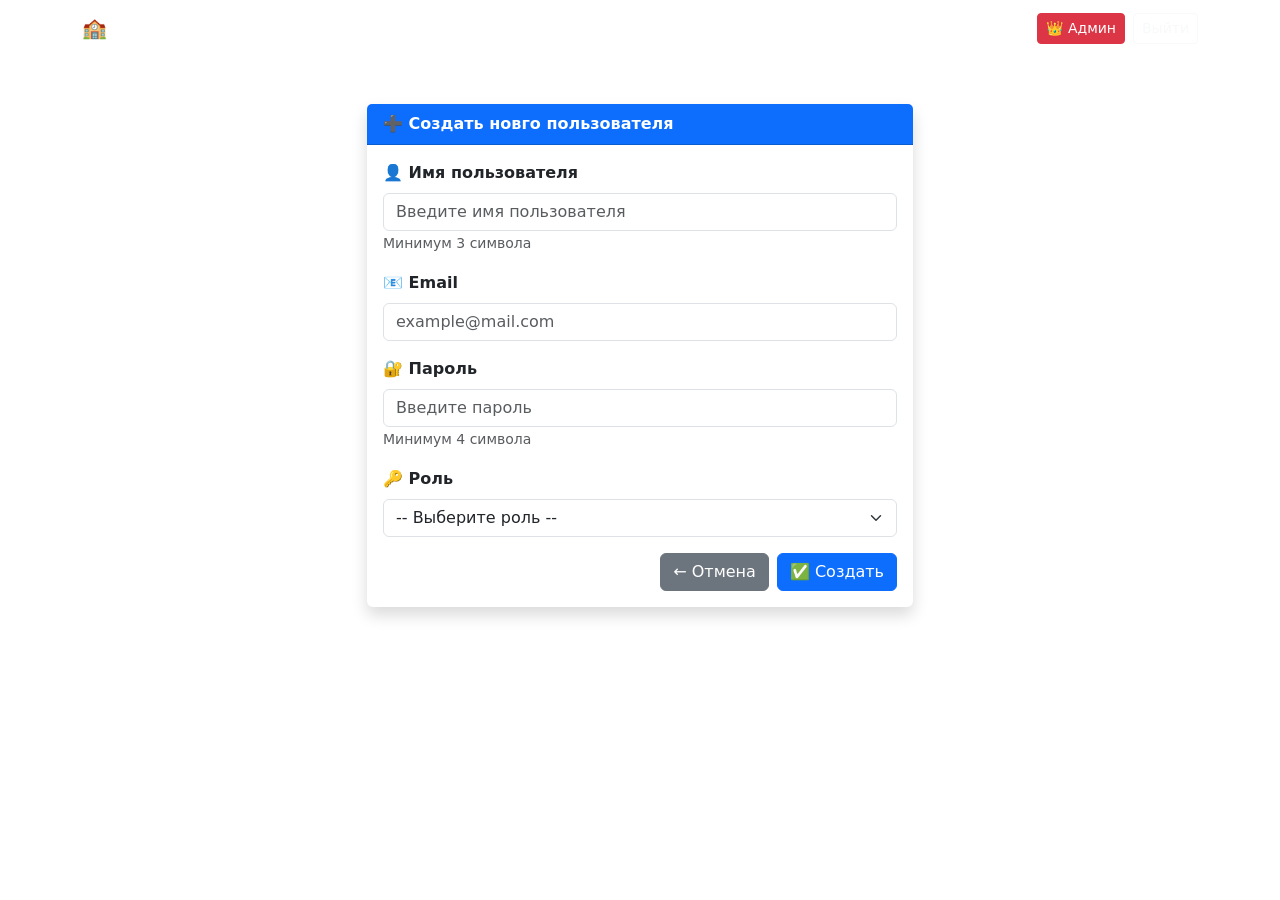
<file: src/main/resources/templates/admin/create-user.html>
<!DOCTYPE html>
<html lang="ru" xmlns:th="http://www.thymeleaf.org">
<head>
    <meta charset="UTF-8">
    <meta name="viewport" content="width=device-width, initial-scale=1">
    <title>Создать пользователя — School System</title>
    <link href="https://cdn.jsdelivr.net/npm/bootstrap@5.3.0/dist/css/bootstrap.min.css" rel="stylesheet">
    <link rel="stylesheet" th:href="@{/css/style.css}">
</head>
<body>

<nav class="navbar navbar-dark">
    <div class="container">
        <a class="navbar-brand fw-bold" th:href="@{/}">🏫 School System</a>
        <div class="d-flex align-items-center gap-2">
            <a th:href="@{/admin}" class="btn btn-danger btn-sm">👑 Админ</a>
            <form th:action="@{/logout}" method="post" class="m-0">
                <button type="submit" class="btn btn-outline-light btn-sm">Выйти</button>
            </form>
        </div>
    </div>
</nav>

<div class="container mt-5">
    <div class="row justify-content-center">
        <div class="col-md-6">
            <div class="card border-0 shadow">
                <div class="card-header bg-primary text-white fw-bold">
                    ➕ Создать новго пользователя
                </div>
                <div class="card-body">
                    <form th:action="@{/admin/create}" th:object="${user}" method="post">
                        <!-- Имя пользователя -->
                        <div class="mb-3">
                            <label class="form-label fw-bold">👤 Имя пользователя</label>
                            <input type="text" class="form-control" th:field="*{username}"
                                   placeholder="Введите имя пользователя" required>
                            <small class="text-muted">Минимум 3 символа</small>
                        </div>

                        <div class="mb-3">
                            <label class="form-label fw-bold">📧 Email</label>
                            <input type="email" class="form-control" th:field="*{email}"
                                   placeholder="example@mail.com">
                        </div>

                        <div class="mb-3">
                            <label class="form-label fw-bold">🔐 Пароль</label>
                            <input type="password" class="form-control" th:field="*{password}"
                                   placeholder="Введите пароль" required>
                            <small class="text-muted">Минимум 4 символа</small>
                        </div>

                        <div class="mb-3">
                            <label class="form-label fw-bold">🔑 Роль</label>
                            <select class="form-select" th:field="*{role}" required>
                                <option value="">-- Выберите роль --</option>
                                <option value="ROLE_ADMIN">👑 Администратор</option>
                                <option value="ROLE_TEACHER">👩‍🏫 Учитель</option>
                                <option value="ROLE_STUDENT">👨‍🎓 Студент</option>
                            </select>
                        </div>

                        <div class="d-grid gap-2 d-md-flex justify-content-md-end">
                            <a th:href="@{/admin/users}" class="btn btn-secondary">← Отмена</a>
                            <button type="submit" class="btn btn-primary">✅ Создать</button>
                        </div>
                    </form>
                </div>
            </div>
        </div>
    </div>
</div>

<script src="https://cdn.jsdelivr.net/npm/bootstrap@5.3.0/dist/js/bootstrap.bundle.min.js"></script>
</body>
</html>
</file>
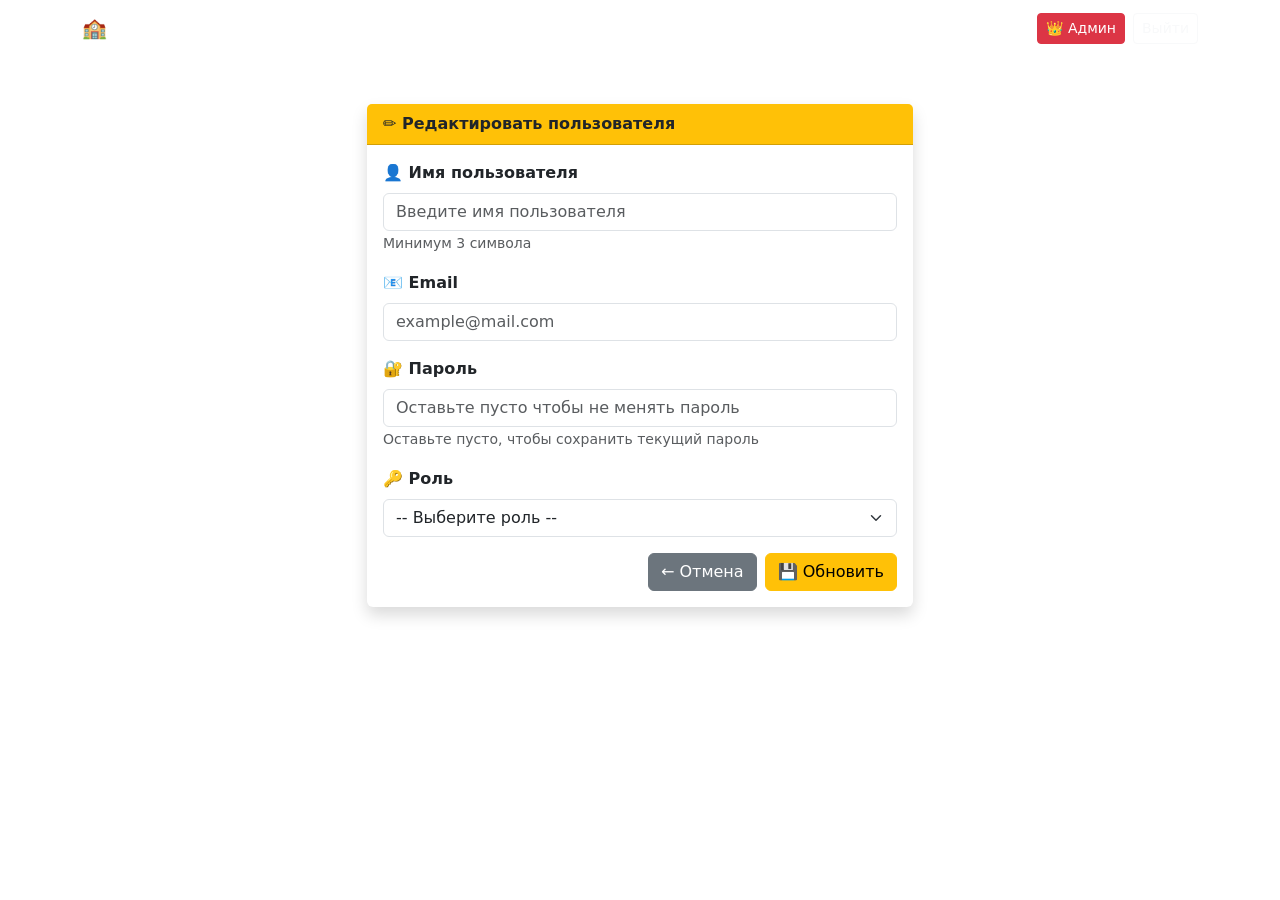
<file: src/main/resources/templates/admin/edit-user.html>
<!DOCTYPE html>
<html lang="ru" xmlns:th="http://www.thymeleaf.org">
<head>
    <meta charset="UTF-8">
    <meta name="viewport" content="width=device-width, initial-scale=1">
    <title>Редактировать пользователя — School System</title>
    <link href="https://cdn.jsdelivr.net/npm/bootstrap@5.3.0/dist/css/bootstrap.min.css" rel="stylesheet">
    <link rel="stylesheet" th:href="@{/css/style.css}">
</head>
<body>

<nav class="navbar navbar-dark">
    <div class="container">
        <a class="navbar-brand fw-bold" th:href="@{/}">🏫 School System</a>
        <div class="d-flex align-items-center gap-2">
            <a th:href="@{/admin}" class="btn btn-danger btn-sm">👑 Админ</a>
            <form th:action="@{/logout}" method="post" class="m-0">
                <button type="submit" class="btn btn-outline-light btn-sm">Выйти</button>
            </form>
        </div>
    </div>
</nav>

<div class="container mt-5">
    <div class="row justify-content-center">
        <div class="col-md-6">
            <div class="card border-0 shadow">
                <div class="card-header bg-warning text-dark fw-bold">
                    ✏️ Редактировать пользователя
                </div>
                <div class="card-body">
                    <form th:action="@{/admin/edit/{id}(id=${user.id})}" th:object="${user}" method="post">

                        <input type="hidden" th:field="*{id}">

                        <div class="mb-3">
                            <label class="form-label fw-bold">👤 Имя пользователя</label>
                            <input type="text" class="form-control" th:field="*{username}"
                                   placeholder="Введите имя пользователя" required>
                            <small class="text-muted">Минимум 3 символа</small>
                        </div>

                        <div class="mb-3">
                            <label class="form-label fw-bold">📧 Email</label>
                            <input type="email" class="form-control" th:field="*{email}"
                                   placeholder="example@mail.com">
                        </div>

                        <div class="mb-3">
                            <label class="form-label fw-bold">🔐 Пароль</label>
                            <input type="password" class="form-control" th:field="*{password}"
                                   placeholder="Оставьте пусто чтобы не менять пароль">
                            <small class="text-muted">Оставьте пусто, чтобы сохранить текущий пароль</small>
                        </div>

                        <div class="mb-3">
                            <label class="form-label fw-bold">🔑 Роль</label>
                            <select class="form-select" th:field="*{role}" required>
                                <option value="">-- Выберите роль --</option>
                                <option value="ROLE_ADMIN">👑 Администратор</option>
                                <option value="ROLE_TEACHER">👩‍🏫 Учитель</option>
                                <option value="ROLE_STUDENT">👨‍🎓 Студент</option>
                            </select>
                        </div>

                        <div class="d-grid gap-2 d-md-flex justify-content-md-end">
                            <a th:href="@{/admin/users}" class="btn btn-secondary">← Отмена</a>
                            <button type="submit" class="btn btn-warning">💾 Обновить</button>
                        </div>
                    </form>
                </div>
            </div>
        </div>
    </div>
</div>

<script src="https://cdn.jsdelivr.net/npm/bootstrap@5.3.0/dist/js/bootstrap.bundle.min.js"></script>
</body>
</html>
</file>
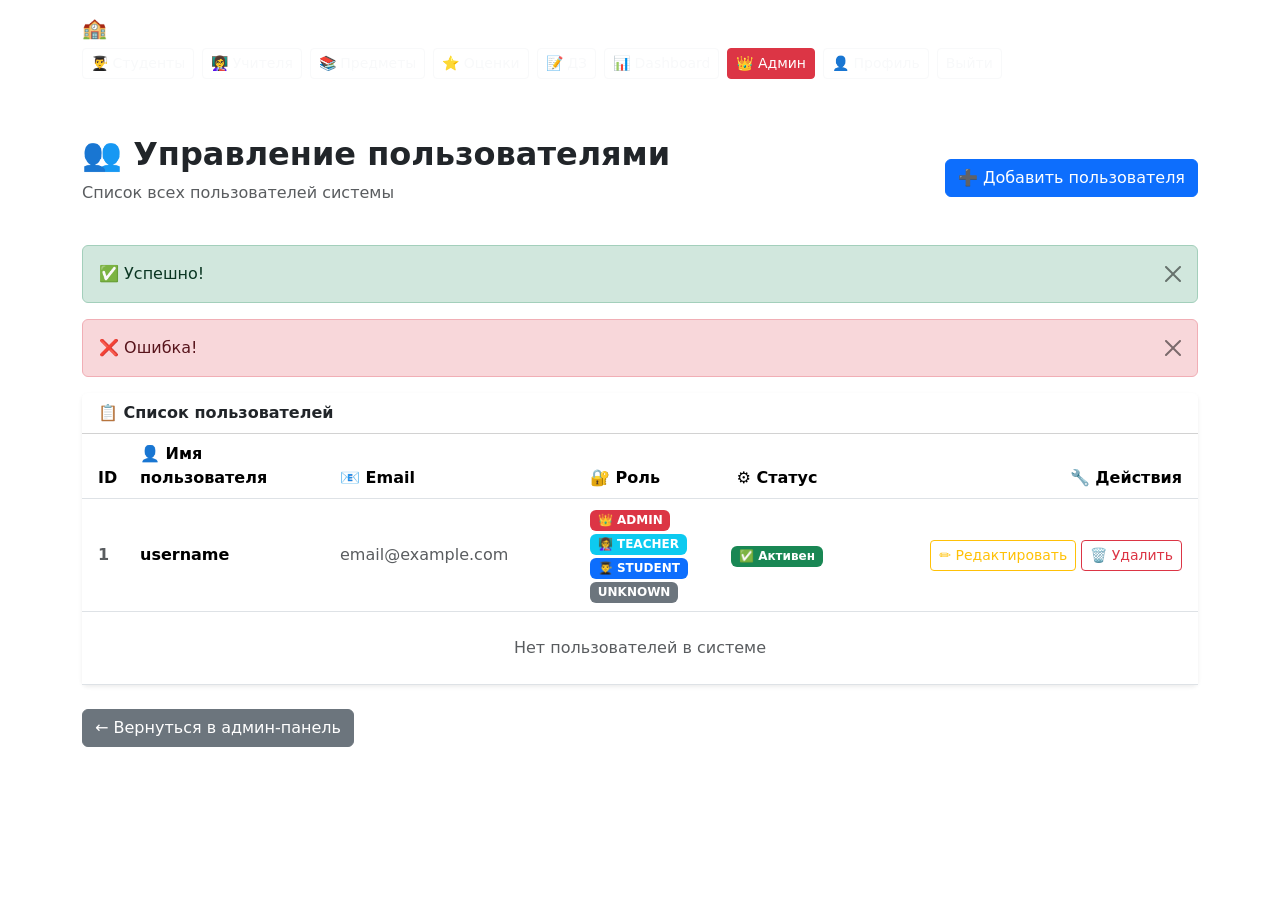
<file: src/main/resources/templates/admin/users.html>
<!DOCTYPE html>
<html lang="ru" xmlns:th="http://www.thymeleaf.org">
<head>
    <meta charset="UTF-8">
    <meta name="viewport" content="width=device-width, initial-scale=1">
    <title>Управление пользователями — School System</title>
    <link href="https://cdn.jsdelivr.net/npm/bootstrap@5.3.0/dist/css/bootstrap.min.css" rel="stylesheet">
    <link rel="stylesheet" th:href="@{/css/style.css}">
</head>
<body>

<nav class="navbar navbar-dark">
    <div class="container">
        <a class="navbar-brand fw-bold" th:href="@{/}">🏫 School System</a>
        <div class="d-flex align-items-center gap-2">
            <a th:href="@{/students}" class="btn btn-outline-light btn-sm">👨‍🎓 Студенты</a>
            <a th:href="@{/teachers}" class="btn btn-outline-light btn-sm">👩‍🏫 Учителя</a>
            <a th:href="@{/subjects}" class="btn btn-outline-light btn-sm">📚 Предметы</a>
            <a th:href="@{/ratings}" class="btn btn-outline-light btn-sm">⭐ Оценки</a>
            <a th:href="@{/homework}" class="btn btn-outline-light btn-sm">📝 ДЗ</a>
            <a th:href="@{/dashboard}" class="btn btn-outline-light btn-sm">📊 Dashboard</a>
            <a th:href="@{/admin}" class="btn btn-danger btn-sm">👑 Админ</a>
            <a th:href="@{/profile}" class="btn btn-outline-light btn-sm">👤 Профиль</a>
            <form th:action="@{/logout}" method="post" class="m-0">
                <button type="submit" class="btn btn-outline-light btn-sm">Выйти</button>
            </form>
        </div>
    </div>
</nav>

<div class="container mt-5">
    <!-- Заголовок -->
    <div class="d-flex justify-content-between align-items-center mb-4">
        <div>
            <h2 class="fw-bold">👥 Управление пользователями</h2>
            <p class="text-muted">Список всех пользователей системы</p>
        </div>
        <a th:href="@{/admin/create}" class="btn btn-primary">
            ➕ Добавить пользователя
        </a>
    </div>

    <!-- Сообщения об ошибках/успехе -->
    <div th:if="${successMessage}" class="alert alert-success alert-dismissible fade show">
        ✅ <span th:text="${successMessage}">Успешно!</span>
        <button type="button" class="btn-close" data-bs-dismiss="alert"></button>
    </div>
    <div th:if="${errorMessage}" class="alert alert-danger alert-dismissible fade show">
        ❌ <span th:text="${errorMessage}">Ошибка!</span>
        <button type="button" class="btn-close" data-bs-dismiss="alert"></button>
    </div>

    <!-- Таблица пользователей -->
    <div class="card border-0 shadow-sm">
        <div class="card-header bg-white fw-bold">
            📋 Список пользователей
        </div>
        <div class="card-body p-0">
            <div class="table-responsive">
                <table class="table table-hover align-middle mb-0">
                    <thead class="bg-light">
                        <tr>
                            <th class="ps-3" style="width: 50px;">ID</th>
                            <th style="width: 200px;">👤 Имя пользователя</th>
                            <th style="width: 250px;">📧 Email</th>
                            <th style="width: 120px;">🔐 Роль</th>
                            <th style="width: 150px;" class="text-center">⚙️ Статус</th>
                            <th class="text-end pe-3">🔧 Действия</th>
                        </tr>
                    </thead>
                    <tbody>
                        <tr th:each="user : ${users}">
                            <td class="ps-3 fw-bold text-muted" th:text="${user.id}">1</td>
                            <td class="fw-semibold" th:text="${user.username}">username</td>
                            <td class="text-muted" th:text="${user.email}">email@example.com</td>
                            <td>
                                <span th:if="${user.role == 'ROLE_ADMIN'}" class="badge bg-danger">👑 ADMIN</span>
                                <span th:if="${user.role == 'ROLE_TEACHER'}" class="badge bg-info">👩‍🏫 TEACHER</span>
                                <span th:if="${user.role == 'ROLE_STUDENT'}" class="badge bg-primary">👨‍🎓 STUDENT</span>
                                <span th:unless="${user.role != null}" class="badge bg-secondary">UNKNOWN</span>
                            </td>
                            <td class="text-center">
                                <span class="badge bg-success">✅ Активен</span>
                            </td>
                            <td class="text-end pe-3">
                                <a th:href="@{/admin/edit/{id}(id=${user.id})}" class="btn btn-sm btn-outline-warning">
                                    ✏️ Редактировать
                                </a>
                                <a th:href="@{/admin/delete/{id}(id=${user.id})}"
                                   class="btn btn-sm btn-outline-danger"
                                   onclick="return confirm('Удалить пользователя?');">
                                    🗑 Удалить
                                </a>
                            </td>
                        </tr>
                        <tr th:if="${#lists.isEmpty(users)}">
                            <td colspan="6" class="text-center py-4 text-muted">
                                Нет пользователей в системе
                            </td>
                        </tr>
                    </tbody>
                </table>
            </div>
        </div>
    </div>

    <!-- Навигация -->
    <div class="mt-4">
        <a th:href="@{/admin}" class="btn btn-secondary">
            ← Вернуться в админ-панель
        </a>
    </div>
</div>

<script src="https://cdn.jsdelivr.net/npm/bootstrap@5.3.0/dist/js/bootstrap.bundle.min.js"></script>
</body>
</html>
</file>
